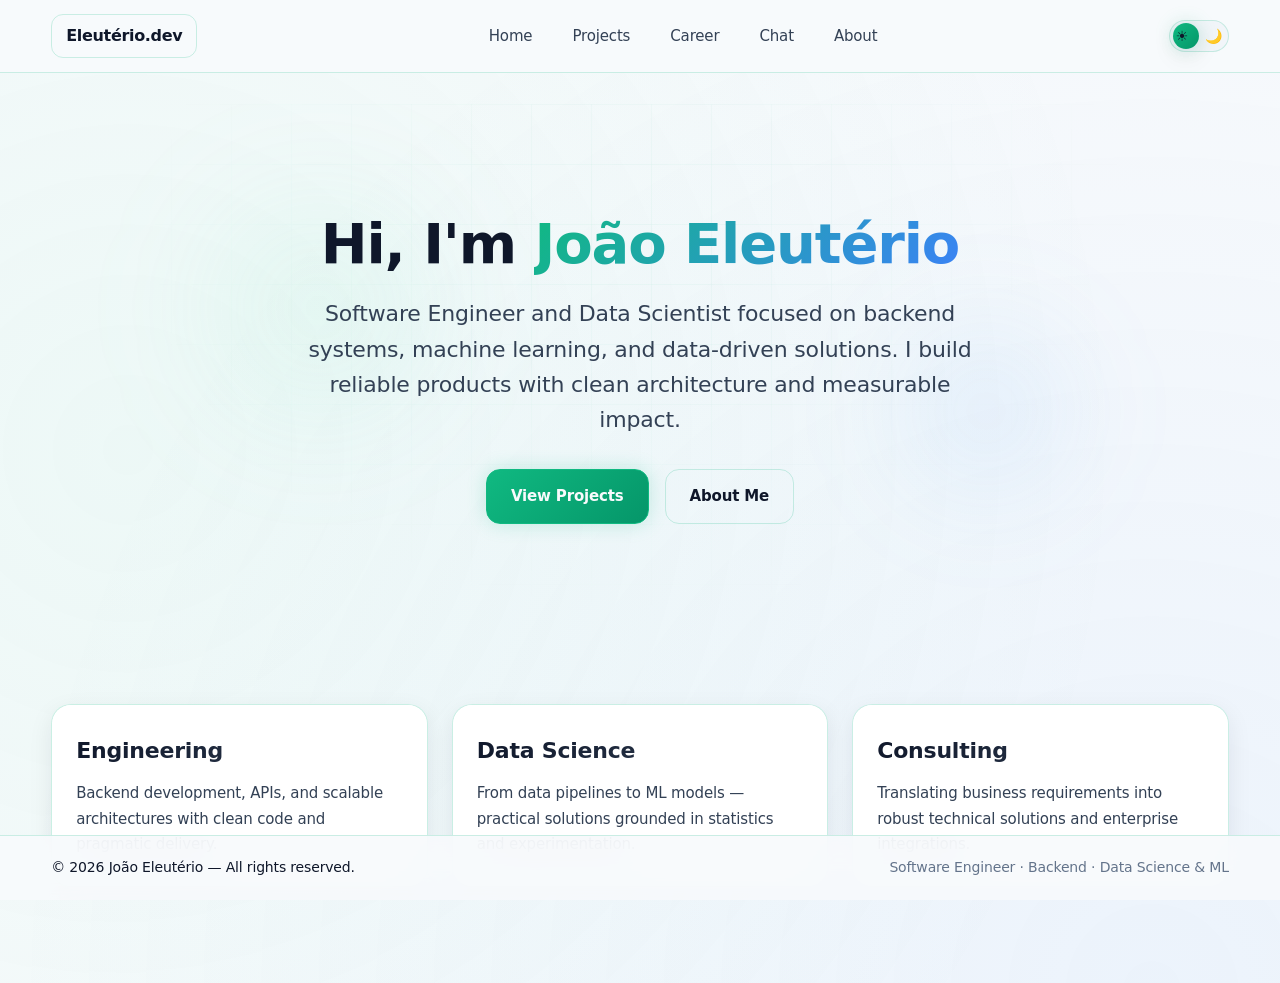
<file: index.html>
<!DOCTYPE html>
<html lang="en" data-theme="auto">
<head>
  <meta charset="utf-8" />
  <meta name="viewport" content="width=device-width, initial-scale=1" />
  <title>Home · João Eleutério</title>
  <link rel="stylesheet" href="css/base.css">
  <link rel="stylesheet" href="css/home.css">
  <link rel="icon" href="icons/favicon.ico" sizes="any">
</head>
<body>
<header class="navbar" role="banner"><div class="nav-inner container"><a href="index.html" class="brand">Eleutério.dev</a><nav class="nav-links" aria-label="Primary"><a href="index.html" class="nav-link">Home</a><a href="projects.html" class="nav-link">Projects</a><a href="career.html" class="nav-link">Career</a><a href="chat.html" class="nav-link">Chat</a><a href="about.html" class="nav-link">About</a></nav><div class="theme-toggle"><input id="themeSwitch" type="checkbox" aria-label="Toggle color theme" /><label for="themeSwitch" class="toggle-label" title="Toggle dark/light"><span class="icon sun" aria-hidden="true">☀</span><span class="icon moon" aria-hidden="true">🌙</span><span class="knob" aria-hidden="true"></span></label></div></div></header>
  <main class="page container" role="main">
    <section class="hero">
      <div class="hero-content">
        <h1 class="hero-title">Hi, I'm <span class="accent">João Eleutério</span></h1>
        <p class="hero-subtitle">Software Engineer and Data Scientist focused on backend systems, machine learning, and data-driven solutions. I build reliable products with clean architecture and measurable impact.</p>
        <div class="hero-cta">
          <a href="projects.html" class="btn primary">View Projects</a>
          <a href="about.html" class="btn ghost">About Me</a>
        </div>
      </div>
      <div class="hero-grid" aria-hidden="true"></div>
    </section>
    <section class="highlights" aria-label="Highlights">
      <article class="card"><h3>Engineering</h3><p>Backend development, APIs, and scalable architectures with clean code and pragmatic delivery.</p></article>
      <article class="card"><h3>Data Science</h3><p>From data pipelines to ML models — practical solutions grounded in statistics and experimentation.</p></article>
      <article class="card"><h3>Consulting</h3><p>Translating business requirements into robust technical solutions and enterprise integrations.</p></article>
    </section>
  </main>
<footer class="footer" role="contentinfo"><div class="container footer-inner"><p>© <span id="year"></span> João Eleutério — All rights reserved.</p><p class="muted">Software Engineer · Backend · Data Science &amp; ML</p></div></footer>
  <script src="js/base.js"></script>
  <script src="js/home.js"></script>
</body>
</html>
</file>
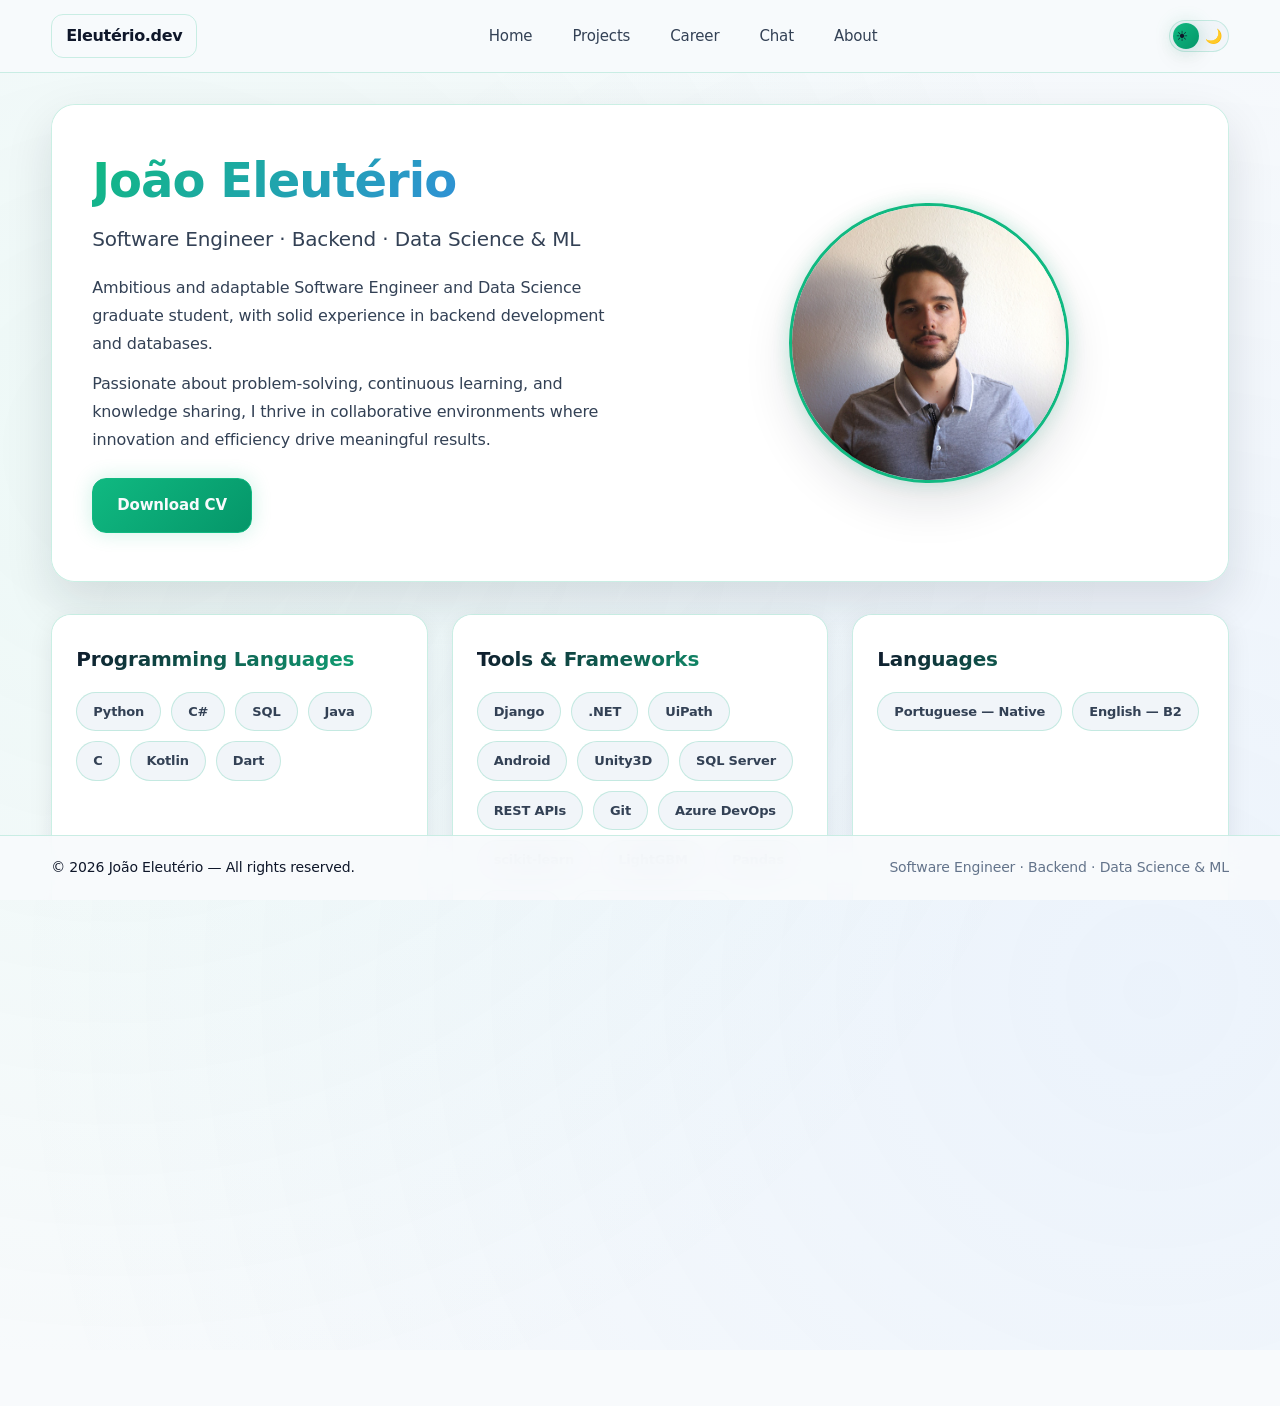
<file: about.html>
<!DOCTYPE html>
<html lang="en" data-theme="auto">
<head>
  <meta charset="utf-8" />
  <meta name="viewport" content="width=device-width, initial-scale=1" />
  <title>About · João Eleutério</title>
  <link rel="stylesheet" href="css/base.css">
  <link rel="stylesheet" href="css/about.css">
  <link rel="icon" href="icons/favicon.ico" sizes="any">
  <style>
    .about-facts li { grid-template-columns: 90px 1fr; }
    .about-linklike, .about-facts a { word-break: break-all; font-size: 13px; }
  </style>
</head>
<body>
  <header class="navbar" role="banner">
    <div class="nav-inner container">
      <a href="index.html" class="brand">Eleutério.dev</a>
      <nav class="nav-links" aria-label="Primary">
        <a href="index.html" class="nav-link">Home</a>
        <a href="projects.html" class="nav-link">Projects</a>
        <a href="career.html" class="nav-link">Career</a>
        <a href="chat.html" class="nav-link">Chat</a>
        <a href="about.html" class="nav-link">About</a>
      </nav>
      <div class="theme-toggle">
        <input id="themeSwitch" type="checkbox" aria-label="Toggle color theme" />
        <label for="themeSwitch" class="toggle-label" title="Toggle dark/light">
          <span class="icon sun" aria-hidden="true">☀</span>
          <span class="icon moon" aria-hidden="true">🌙</span>
          <span class="knob" aria-hidden="true"></span>
        </label>
      </div>
    </div>
  </header>

  <main class="page container" role="main">
    <section class="about-wrap">

      <header class="about-hero">
        <div class="about-hero-text">
          <h1 class="about-title">João Eleutério</h1>
          <p class="about-subtitle">Software Engineer · Backend · Data Science &amp; ML</p>
          <div class="about-body">
            <p>Ambitious and adaptable Software Engineer and Data Science graduate student, with solid experience in backend development and databases.</p>
            <p>Passionate about problem-solving, continuous learning, and knowledge sharing, I thrive in collaborative environments where innovation and efficiency drive meaningful results.</p>
          </div>
          <a href="images/cv/CV_JoaoEleuterio.pdf" class="about-btn" target="_blank" rel="noopener">Download CV</a>
        </div>
        <div class="about-hero-media">
          <figure class="about-avatar">
            <img src="images/photo.jpeg" alt="João Eleutério" loading="lazy" decoding="async">
          </figure>
        </div>
      </header>

      <section class="about-grid">

        <article class="about-card">
          <h2 class="about-card-title">Programming Languages</h2>
          <ul class="about-chips">
            <li class="about-chip">Python</li>
            <li class="about-chip">C#</li>
            <li class="about-chip">SQL</li>
            <li class="about-chip">Java</li>
            <li class="about-chip">C</li>
            <li class="about-chip">Kotlin</li>
            <li class="about-chip">Dart</li>
          </ul>
        </article>

        <article class="about-card">
          <h2 class="about-card-title">Tools &amp; Frameworks</h2>
          <ul class="about-chips">
            <li class="about-chip">Django</li>
            <li class="about-chip">.NET</li>
            <li class="about-chip">UiPath</li>
            <li class="about-chip">Android</li>
            <li class="about-chip">Unity3D</li>
            <li class="about-chip">SQL Server</li>
            <li class="about-chip">REST APIs</li>
            <li class="about-chip">Git</li>
            <li class="about-chip">Azure DevOps</li>
            <li class="about-chip">scikit-learn</li>
            <li class="about-chip">LightGBM</li>
            <li class="about-chip">Pandas</li>
            <li class="about-chip">NumPy</li>
            <li class="about-chip">Jupyter Notebook</li>
          </ul>
        </article>

        <article class="about-card">
          <h2 class="about-card-title">Languages</h2>
          <ul class="about-chips">
            <li class="about-chip">Portuguese — Native</li>
            <li class="about-chip">English — B2</li>
          </ul>
        </article>

        <article class="about-card">
          <h2 class="about-card-title">Contact</h2>
          <ul class="about-facts">
            <li>
              <span class="about-facts-label">Email</span>
              <button id="copyEmail" class="about-linklike" type="button"
                data-email="joaopedro.cseleuterio@gmail.com">joaopedro.cseleuterio@gmail.com</button>
            </li>
            <li>
              <span class="about-facts-label">LinkedIn</span>
              <a href="https://www.linkedin.com/in/jo%C3%A3oeleut%C3%A9rio/" target="_blank" rel="noopener">Profile →</a>
            </li>
            <li>
              <span class="about-facts-label">GitHub</span>
              <a href="https://github.com/Joao-Eleuterio" target="_blank" rel="noopener">Profile →</a>
            </li>
            <li>
              <span class="about-facts-label">Location</span>
              <span>Lisbon, Portugal</span>
            </li>
          </ul>
        </article>

      </section>
    </section>
  </main>

  <footer class="footer" role="contentinfo">
    <div class="container footer-inner">
      <p>© <span id="year"></span> João Eleutério — All rights reserved.</p>
      <p class="muted">Software Engineer · Backend · Data Science &amp; ML</p>
    </div>
  </footer>

  <script src="js/base.js"></script>
  <script src="js/about.js"></script>
</body>
</html>
</file>
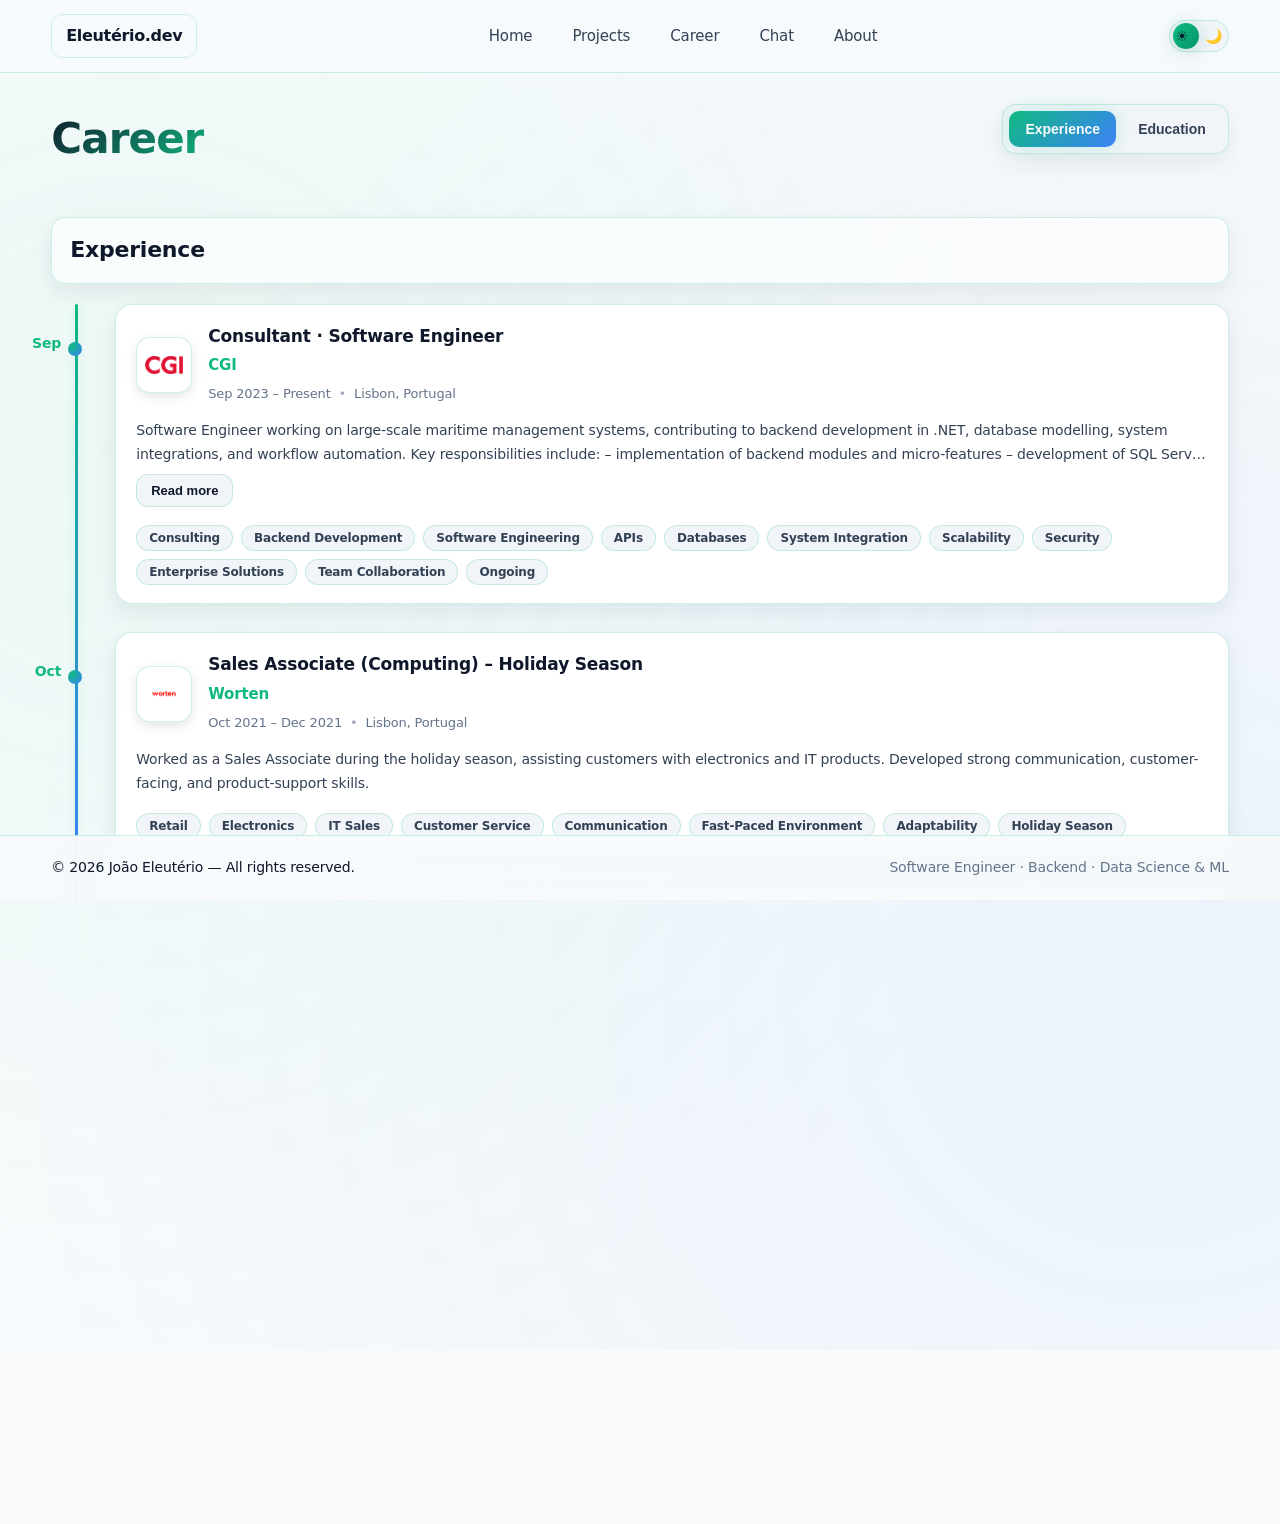
<file: career.html>
<!DOCTYPE html>
<html lang="en" data-theme="auto">
<head>
  <meta charset="utf-8" />
  <meta name="viewport" content="width=device-width, initial-scale=1" />
  <title>Career · João Eleutério</title>
  <link rel="stylesheet" href="css/base.css">
  <link rel="stylesheet" href="css/career.css">
  <link rel="icon" href="icons/favicon.ico" sizes="any">
</head>
<body>

<body>
<header class="navbar" role="banner"><div class="nav-inner container"><a href="index.html" class="brand">Eleutério.dev</a><nav class="nav-links" aria-label="Primary"><a href="index.html" class="nav-link">Home</a><a href="projects.html" class="nav-link">Projects</a><a href="career.html" class="nav-link">Career</a><a href="chat.html" class="nav-link">Chat</a><a href="about.html" class="nav-link">About</a></nav><div class="theme-toggle"><input id="themeSwitch" type="checkbox" aria-label="Toggle color theme" /><label for="themeSwitch" class="toggle-label" title="Toggle dark/light"><span class="icon sun" aria-hidden="true">☀</span><span class="icon moon" aria-hidden="true">🌙</span><span class="knob" aria-hidden="true"></span></label></div></div></header>
  
  <main class="page container" role="main">
    <section class="career" data-initial-tab="experience">
      <header class="career__hdr">
        <h1 class="career__title">Career</h1>
        <div class="seg">
          <button class="seg__btn is-active" data-tab="experience" type="button">Experience</button>
          <button class="seg__btn" data-tab="education" type="button">Education</button>
        </div>
      </header>
      <section id="tab-experience" class="career__section">
        <h2 class="career__h2">Experience</h2>
        <ol class="timeline"><li class="timeline__item">
<span class="tl-year">Sep </span>
<article class="card">
  <header class="card__head">
    <div class="card__logo-wrap">
      <img class="card__logo" src="images/experience/CGI_logo.svg.png" alt="CGI logo" loading="lazy">
    </div>
    <div class="card__meta">
      <h3 class="card__role">Consultant · Software Engineer</h3>
      <div class="card__company">CGI</div>
      <div class="card__info">
        <span class="card__dates">Sep 2023 – Present</span>
        <span class="card__sep">•</span><span class="card__loc">Lisbon, Portugal</span>
      </div>
    </div>
  </header>
  <div class="card__body"><p class="card__desc">Software Engineer working on large-scale maritime management systems, contributing to backend development in .NET, database modelling, system integrations, and workflow automation.
Key responsibilities include:
– implementation of backend modules and micro-features
– development of SQL Server queries and optimised data structures
– integrating external platforms (OAuth2, ERP, documentation systems)
– supporting functional teams and improving system reliability
– building automated jobs and scheduled tasks using Quartz</p><button class="card__more" type="button" hidden>Read more</button></div>
  <ul class="card__tags"><li class="chip">Consulting</li><li class="chip">Backend Development</li><li class="chip">Software Engineering</li><li class="chip">APIs</li><li class="chip">Databases</li><li class="chip">System Integration</li><li class="chip">Scalability</li><li class="chip">Security</li><li class="chip">Enterprise Solutions</li><li class="chip">Team Collaboration</li><li class="chip">Ongoing</li></ul>
</article>
</li>
<li class="timeline__item">
<span class="tl-year">Oct </span>
<article class="card">
  <header class="card__head">
    <div class="card__logo-wrap">
      <img class="card__logo" src="images/experience/logo_Worten.png" alt="Worten logo" loading="lazy">
    </div>
    <div class="card__meta">
      <h3 class="card__role">Sales Associate (Computing) – Holiday Season</h3>
      <div class="card__company">Worten</div>
      <div class="card__info">
        <span class="card__dates">Oct 2021 – Dec 2021</span>
        <span class="card__sep">•</span><span class="card__loc">Lisbon, Portugal</span>
      </div>
    </div>
  </header>
  <div class="card__body"><p class="card__desc">Worked as a Sales Associate during the holiday season, assisting customers with electronics and IT products. Developed strong communication, customer-facing, and product-support skills.</p><button class="card__more" type="button" hidden>Read more</button></div>
  <ul class="card__tags"><li class="chip">Retail</li><li class="chip">Electronics</li><li class="chip">IT Sales</li><li class="chip">Customer Service</li><li class="chip">Communication</li><li class="chip">Fast-Paced Environment</li><li class="chip">Adaptability</li><li class="chip">Holiday Season</li></ul>
</article>
</li>
<li class="timeline__item">
<span class="tl-year">Nov </span>
<article class="card">
  <header class="card__head">
    <div class="card__logo-wrap">
      <img class="card__logo" src="images/experience/liberjoia_logo.png" alt="Ourivesaria Liberjóia logo" loading="lazy">
    </div>
    <div class="card__meta">
      <h3 class="card__role">Sales Associate – Jewelry</h3>
      <div class="card__company">Ourivesaria Liberjóia</div>
      <div class="card__info">
        <span class="card__dates">Nov 2018 – Mar 2021</span>
        <span class="card__sep">•</span><span class="card__loc">Lisbon, Portugal</span>
      </div>
    </div>
  </header>
  <div class="card__body"><p class="card__desc">Assisted customers in a retail jewelry environment, performing product presentation, sales, and service support. Learned customer relationship handling, attention to detail, and store operational routines.</p><button class="card__more" type="button" hidden>Read more</button></div>
  <ul class="card__tags"><li class="chip">Retail</li><li class="chip">Jewelry</li><li class="chip">Customer Service</li><li class="chip">Sales Associate</li><li class="chip">Inventory Management</li><li class="chip">Organization</li><li class="chip">Attention to Detail</li><li class="chip">Communication</li><li class="chip">Responsibility</li></ul>
</article>
</li>
<li class="timeline__item">
<span class="tl-year">Aug </span>
<article class="card">
  <header class="card__head">
    <div class="card__logo-wrap">
      <img class="card__logo" src="images/experience/Pizza_Hut_international_logo_2014.svg.png" alt="Pizza Hut logo" loading="lazy">
    </div>
    <div class="card__meta">
      <h3 class="card__role">Waiter</h3>
      <div class="card__company">Pizza Hut</div>
      <div class="card__info">
        <span class="card__dates">Aug 2018 – Nov 2018</span>
        <span class="card__sep">•</span><span class="card__loc">Lisbon, Portugal</span>
      </div>
    </div>
  </header>
  <div class="card__body"><p class="card__desc">Provided customer service in a fast-paced food service environment, managing orders, coordinating with the kitchen, and ensuring a positive dining experience. Strengthened teamwork, multitasking, and communication skills.</p><button class="card__more" type="button" hidden>Read more</button></div>
  <ul class="card__tags"><li class="chip">Customer Service</li><li class="chip">Teamwork</li><li class="chip">Communication</li><li class="chip">Fast-Paced Environment</li><li class="chip">Bar Service</li><li class="chip">Adaptability</li><li class="chip">Responsibility</li></ul>
</article>
</li></ol>
      </section>
      <section id="tab-education" class="career__section is-hidden">
        <h2 class="career__h2">Education</h2>
        <ol class="timeline"><li class="timeline__item">
<span class="tl-year">Oct </span>
<article class="card">
  <header class="card__head">
    <div class="card__logo-wrap">
      <img class="card__logo" src="images/education/logo2_A8798BJ.png" alt="Universidade Lusófona logo" loading="lazy">
    </div>
    <div class="card__meta">
      <h3 class="card__role">Masters Data Science</h3>
      <div class="card__company">Universidade Lusófona</div>
      <div class="card__info">
        <span class="card__dates">Oct 2023 – Aug 2025</span>
        <span class="card__sep">•</span><span class="card__loc">Lisbon, Portugal</span>
      </div>
    </div>
  </header>
  <div class="card__body"><p class="card__desc">I completed a Master’s degree in Data Science, focusing on advanced Machine Learning, statistical modelling, and data engineering. My thesis applied ML techniques to biomedical diagnostics, involving data pipelines, model optimisation, and custom evaluation metrics.</p><button class="card__more" type="button" hidden>Read more</button></div>
  <ul class="card__tags"><li class="chip">Data Science</li><li class="chip">Machine Learning</li><li class="chip">Big Data</li><li class="chip">Artificial Intelligence</li><li class="chip">Data Visualization</li><li class="chip">Statistics</li><li class="chip">Predictive Analytics</li><li class="chip">Data-Driven Solutions</li><li class="chip">Research</li><li class="chip">Problem Solving</li></ul>
</article>
</li>
<li class="timeline__item">
<span class="tl-year">Nov </span>
<article class="card">
  <header class="card__head">
    <div class="card__logo-wrap">
      <img class="card__logo" src="images/education/logo4_uH931J5.png" alt="SERS logo" loading="lazy">
    </div>
    <div class="card__meta">
      <h3 class="card__role">Mini Course — Introduction to Artificial Intelligence</h3>
      <div class="card__company">SERS</div>
      <div class="card__info">
        <span class="card__dates">Nov 2022 – Nov 2022</span>
        <span class="card__sep">•</span><span class="card__loc">Remote</span>
      </div>
    </div>
  </header>
  <div class="card__body"><p class="card__desc">I completed a short intensive course on Artificial Intelligence, covering foundational ML concepts, supervised learning, and practical applications. The course enhanced my understanding of AI workflows and modern data-driven methodologies.</p><button class="card__more" type="button" hidden>Read more</button></div>
  <ul class="card__tags"><li class="chip">Artificial Intelligence</li><li class="chip">Machine Learning</li><li class="chip">Natural Language Processing</li><li class="chip">Data-Driven Decision Making</li><li class="chip">Emerging Technologies</li><li class="chip">Continuous Learning</li><li class="chip">Technical Training</li></ul>
</article>
</li>
<li class="timeline__item">
<span class="tl-year">Oct </span>
<article class="card">
  <header class="card__head">
    <div class="card__logo-wrap">
      <img class="card__logo" src="images/education/logo2.png" alt="Universidade Lusófona logo" loading="lazy">
    </div>
    <div class="card__meta">
      <h3 class="card__role">Bachelor Computing Engineering</h3>
      <div class="card__company">Universidade Lusófona</div>
      <div class="card__info">
        <span class="card__dates">Oct 2020 – Jul 2023</span>
        <span class="card__sep">•</span><span class="card__loc">Lisbon, Portugal</span>
      </div>
    </div>
  </header>
  <div class="card__body"><p class="card__desc">I completed a Bachelor’s degree in Computer Engineering, where I developed a solid foundation in software development, algorithms, databases, and computer systems. Throughout the program, I worked on academic and practical projects that strengthened my problem-solving and engineering skills.</p><button class="card__more" type="button" hidden>Read more</button></div>
  <ul class="card__tags"><li class="chip">Computer Engineering</li><li class="chip">Software Development</li><li class="chip">Databases</li><li class="chip">Networks</li><li class="chip">Artificial Intelligence</li><li class="chip">System Architecture</li><li class="chip">Problem Solving</li><li class="chip">Critical Thinking</li></ul>
</article>
</li>
<li class="timeline__item">
<span class="tl-year">May </span>
<article class="card">
  <header class="card__head">
    <div class="card__logo-wrap">
      <img class="card__logo" src="images/education/logo3.png" alt="ANPRI logo" loading="lazy">
    </div>
    <div class="card__meta">
      <h3 class="card__role">Short Course — Introduction to Game Development in Unity 3D</h3>
      <div class="card__company">ANPRI</div>
      <div class="card__info">
        <span class="card__dates">May 2020 – Jun 2020</span>
        
      </div>
    </div>
  </header>
  <div class="card__body"><p class="card__desc">I attended the short course “Introduction to Game Development with Unity 3D,” where I explored C#, interactive systems, game mechanics, and 3D environments. The program provided hands-on experience with Unity and strengthened my understanding of object-oriented design.</p><button class="card__more" type="button" hidden>Read more</button></div>
  <ul class="card__tags"><li class="chip">Unity 3D</li><li class="chip">Game Development</li><li class="chip">C#</li><li class="chip">Interactive Systems</li><li class="chip">Physics Engines</li><li class="chip">Creativity</li><li class="chip">Problem Solving</li><li class="chip">Final Coursework Project</li><li class="chip">Technical Training</li></ul>
</article>
</li>
<li class="timeline__item">
<span class="tl-year">Oct </span>
<article class="card">
  <header class="card__head">
    <div class="card__logo-wrap">
      <img class="card__logo" src="images/education/logo.png" alt="INETE logo" loading="lazy">
    </div>
    <div class="card__meta">
      <h3 class="card__role">Technical Course in Management and Programming of Computer Systems</h3>
      <div class="card__company">INETE</div>
      <div class="card__info">
        <span class="card__dates">Oct 2017 – Jul 2020</span>
        <span class="card__sep">•</span><span class="card__loc">Lisbon, Portugal</span>
      </div>
    </div>
  </header>
  <div class="card__body"><p class="card__desc">I completed my secondary education in Computer Systems Programming, where I was introduced to programming fundamentals, system architecture, and IT principles. This period sparked my interest in technology and contributed to the foundations of my technical growth.</p><button class="card__more" type="button" hidden>Read more</button></div>
  <ul class="card__tags"><li class="chip">Secondary Education</li><li class="chip">Computer Systems</li><li class="chip">Programming</li><li class="chip">Databases</li><li class="chip">Networks</li><li class="chip">IT Management</li><li class="chip">Software Development</li><li class="chip">Teamwork</li><li class="chip">Problem Solving</li><li class="chip">Technical Foundations</li></ul>
</article>
</li></ol>
      </section>
    </section>
  </main>
<footer class="footer" role="contentinfo"><div class="container footer-inner"><p>© <span id="year"></span> João Eleutério — All rights reserved.</p><p class="muted">Software Engineer · Backend · Data Science &amp; ML</p></div></footer>
  <script src="js/base.js"></script>
  <script src="js/career.js"></script>
</body>
</html>
</file>
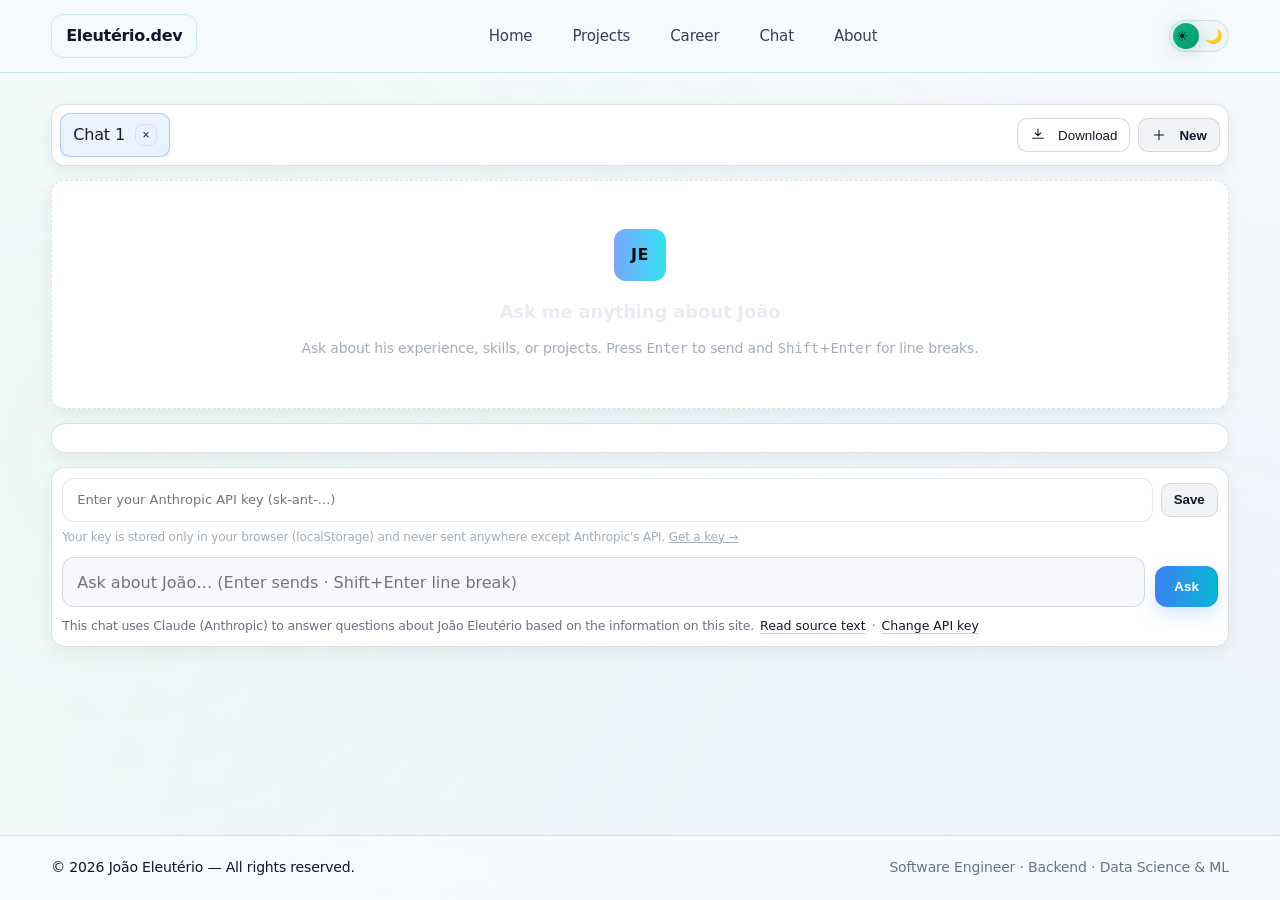
<file: chat.html>
<!DOCTYPE html>
<html lang="en" data-theme="auto">
<head>
  <meta charset="utf-8" />
  <meta name="viewport" content="width=device-width, initial-scale=1" />
  <title>Chat · João Eleutério</title>
  <link rel="stylesheet" href="css/base.css">
  <link rel="stylesheet" href="css/chat.css">
  <link rel="icon" href="icons/favicon.ico" sizes="any">
</head>
<body>

<body>
<header class="navbar" role="banner"><div class="nav-inner container"><a href="index.html" class="brand">Eleutério.dev</a><nav class="nav-links" aria-label="Primary"><a href="index.html" class="nav-link">Home</a><a href="projects.html" class="nav-link">Projects</a><a href="career.html" class="nav-link">Career</a><a href="chat.html" class="nav-link">Chat</a><a href="about.html" class="nav-link">About</a></nav><div class="theme-toggle"><input id="themeSwitch" type="checkbox" aria-label="Toggle color theme" /><label for="themeSwitch" class="toggle-label" title="Toggle dark/light"><span class="icon sun" aria-hidden="true">☀</span><span class="icon moon" aria-hidden="true">🌙</span><span class="knob" aria-hidden="true"></span></label></div></div></header>
  
  <main class="page container" role="main">
    <section id="chatx" class="chatx">
      <nav class="cx-tabs" aria-label="Conversations">
        <ul id="chatTabs" class="cx-tabs__list" role="tablist"></ul>
        <div class="cx-tabs__actions">
          <button id="downloadBtn" class="cx-btn cx-btn--ghost" type="button" title="Download .txt" aria-label="Download conversation">
            <svg class="cx-ico" width="16" height="16" viewBox="0 0 24 24" aria-hidden="true">
              <path d="M12 3v10m0 0l4-4m-4 4L8 9M4 17h16" fill="none" stroke="currentColor" stroke-width="1.6" stroke-linecap="round" stroke-linejoin="round"/>
            </svg>
            <span>Download</span>
          </button>
          <button id="addTab" class="cx-btn cx-btn--primary" type="button" title="New chat" aria-label="New chat">
            <svg class="cx-ico" width="16" height="16" viewBox="0 0 24 24" aria-hidden="true">
              <path d="M12 5v14M5 12h14" fill="none" stroke="currentColor" stroke-width="1.6" stroke-linecap="round"/>
            </svg>
            <span>New</span>
          </button>
        </div>
      </nav>

      <div id="cxEmpty" class="cx-empty">
        <div class="cx-empty__logo">JE</div>
        <h2 class="cx-empty__title">Ask me anything about João</h2>
        <p class="cx-empty__hint">
          Ask about his experience, skills, or projects. Press <kbd>Enter</kbd> to send and
          <kbd>Shift</kbd>+<kbd>Enter</kbd> for line breaks.
        </p>
      </div>

      <main id="chatBody" class="cx-body" aria-live="polite" aria-atomic="false"></main>

      <footer class="cx-footer">
        <div id="apiKeyWrap" style="margin-bottom:10px;display:none;">
          <div style="display:flex;gap:8px;align-items:center;">
            <input id="apiKeyInput" type="password" placeholder="Enter your Anthropic API key (sk-ant-...)" style="flex:1;padding:10px 14px;border-radius:12px;border:1px solid var(--cx-outline);background:rgba(255,255,255,.04);color:var(--cx-text);font:inherit;font-size:13px;" />
            <button id="saveApiKey" class="cx-btn cx-btn--primary" type="button">Save</button>
          </div>
          <p style="margin-top:6px;font-size:12px;color:var(--cx-muted);">
            Your key is stored only in your browser (localStorage) and never sent anywhere except Anthropic's API.
            <a href="https://console.anthropic.com/settings/keys" target="_blank" rel="noopener" style="color:inherit;">Get a key →</a>
          </p>
        </div>

        <form id="chatForm" class="cx-form" onsubmit="return false">
          <textarea id="chatField" rows="1" class="cx-input" placeholder="Ask about João… (Enter sends · Shift+Enter line break)"></textarea>
          <button id="sendBtn" class="cx-send" type="submit" aria-label="Send">Ask</button>
        </form>

        <div class="cx-disclaimer" aria-label="Model disclaimer">
          This chat uses Claude (Anthropic) to answer questions about João Eleutério based on the information on this site.
          <button id="cxReadSource" class="cx-link" type="button" aria-haspopup="dialog">Read source text</button>
          · <button id="changeApiKey" class="cx-link" type="button">Change API key</button>
        </div>
      </footer>

      <div id="cxModal" class="cx-modal" aria-hidden="true">
        <div class="cx-modal__backdrop" data-close="true"></div>
        <div class="cx-modal__dialog" role="dialog" aria-modal="true" aria-labelledby="cxModalTitle">
          <button class="cx-modal__close" type="button" aria-label="Close" data-close="true">×</button>
          <div class="cx-modal__header">
            <h2 id="cxModalTitle">Source text</h2>
            <p class="cx-modal__subtitle">This is the knowledge context used by the model for Q&amp;A.</p>
          </div>
          <pre id="cxModalBody" class="cx-modal__body"></pre>
          <div class="cx-modal__actions">
            <button class="cx-btn cx-btn--ghost" type="button" data-close="true">Close</button>
          </div>
        </div>
      </div>
    </section>
  </main>

<footer class="footer" role="contentinfo"><div class="container footer-inner"><p>© <span id="year"></span> João Eleutério — All rights reserved.</p><p class="muted">Software Engineer · Backend · Data Science &amp; ML</p></div></footer>

  <script src="js/base.js"></script>
  <script>
const KNOWLEDGE = "JO\u00c3O ELEUT\u00c9RIO \u2014 SOFTWARE ENGINEER & DATA SCIENTIST\n============================================================\n\nCONTACT:\nEmail: joaopedro.cseleuterio@gmail.com\nLinkedIn: https://www.linkedin.com/in/jo%C3%A3oeleut%C3%A9rio/\nGitHub: https://github.com/Joao-Eleuterio\n\nPROGRAMMING LANGUAGES: Python, C#, SQL Server, Java, C, Kotlin, Dart\nTOOLS & FRAMEWORKS: Scikit-learn, Pandas, NumPy, Seaborn, Matplotlib, Django, .NET, UiPath, Unity3D, REST APIs, GitHub, Azure DevOps\nSPOKEN LANGUAGES: English (B2), Portuguese (Native)\n\nEXPERIENCE:\n\nCGI \u2014 Consultant \u00b7 Software Engineer (Sep 2023 \u2013 Present)\nSoftware Engineer working on large-scale maritime management systems, contributing to backend development in .NET, database modelling, system integrations, and workflow automation.\nKey responsibilities include:\n\u2013 implementation of backend modules and micro-features\n\u2013 development of SQL Server queries and optimised data structures\n\u2013 integrating external platforms (OAuth2, ERP, documentation systems)\n\u2013 supporting functional teams and improving system reliability\n\u2013 building automated jobs and scheduled tasks using Quartz\nSkills: Consulting, Backend Development, Software Engineering, APIs, Databases, System Integration, Scalability, Security, Enterprise Solutions, Team Collaboration, Ongoing\n\nWorten \u2014 Sales Associate (Computing) \u2013 Holiday Season (Oct 2021 \u2013 Dec 2021)\nWorked as a Sales Associate during the holiday season, assisting customers with electronics and IT products. Developed strong communication, customer-facing, and product-support skills.\nSkills: Retail, Electronics, IT Sales, Customer Service, Communication, Fast-Paced Environment, Adaptability, Holiday Season\n\nOurivesaria Liberj\u00f3ia \u2014 Sales Associate \u2013 Jewelry (Nov 2018 \u2013 Mar 2021)\nAssisted customers in a retail jewelry environment, performing product presentation, sales, and service support. Learned customer relationship handling, attention to detail, and store operational routines.\nSkills: Retail, Jewelry, Customer Service, Sales Associate, Inventory Management, Organization, Attention to Detail, Communication, Responsibility\n\nPizza Hut \u2014 Waiter (Aug 2018 \u2013 Nov 2018)\nProvided customer service in a fast-paced food service environment, managing orders, coordinating with the kitchen, and ensuring a positive dining experience. Strengthened teamwork, multitasking, and communication skills.\nSkills: Customer Service, Teamwork, Communication, Fast-Paced Environment, Bar Service, Adaptability, Responsibility\n\nEDUCATION:\n\nUniversidade Lus\u00f3fona \u2014 Masters Data Science (Oct 2023 \u2013 Aug 2025)\nI completed a Master\u2019s degree in Data Science, focusing on advanced Machine Learning, statistical modelling, and data engineering. My thesis applied ML techniques to biomedical diagnostics, involving data pipelines, model optimisation, and custom evaluation metrics.\n\nSERS \u2014 Mini Course \u2014 Introduction to Artificial Intelligence (Nov 2022 \u2013 Nov 2022)\nI completed a short intensive course on Artificial Intelligence, covering foundational ML concepts, supervised learning, and practical applications. The course enhanced my understanding of AI workflows and modern data-driven methodologies.\n\nUniversidade Lus\u00f3fona \u2014 Bachelor Computing Engineering (Oct 2020 \u2013 Jul 2023)\nI completed a Bachelor\u2019s degree in Computer Engineering, where I developed a solid foundation in software development, algorithms, databases, and computer systems. Throughout the program, I worked on academic and practical projects that strengthened my problem-solving and engineering skills.\n\nANPRI \u2014 Short Course \u2014 Introduction to Game Development in Unity 3D (May 2020 \u2013 Jun 2020)\nI attended the short course \u201cIntroduction to Game Development with Unity 3D,\u201d where I explored C#, interactive systems, game mechanics, and 3D environments. The program provided hands-on experience with Unity and strengthened my understanding of object-oriented design.\n\nINETE \u2014 Technical Course in Management and Programming of Computer Systems (Oct 2017 \u2013 Jul 2020)\nI completed my secondary education in Computer Systems Programming, where I was introduced to programming fundamentals, system architecture, and IT principles. This period sparked my interest in technology and contributed to the foundations of my technical growth.\n\nPROJECTS:\n\nDeisiGreatGame \u2014 This project was developed during my Bachelor\u2019s degree and focuses on building an interactive educational game with progression mechanics, scoring, and a friendly interface. The system was designed with modular architecture to support scalability and ease of maintenance.\nURL: https://github.com/Joao-Eleuterio/deisiGreatGame\nTechnologies: Java, Kotlin\n\nUniversity of Wonderland \u2014 A creative academic project inspired by a fictional universe, implementing a simplified academic management platform. Includes authentication, user management, structured navigation, and data organisation features.\nURL: https://github.com/Joao-Eleuterio/ProjetoUniPaisMaravilhas\nTechnologies: Python\n\nDEISI Rockstar 2021 \u2014 A project for the Algorithms and Data Structures course, featuring a custom music reader with playlist management, efficient data structures, and algorithmic functions for search and organisation.\nURL: https://github.com/Joao-Eleuterio/Leitor-de-Musica\nTechnologies: Java\n\nBoard Game \u2013 Chess \u2014 A full digital implementation of chess, including legal move validation, turn system, check/checkmate detection, and board rendering. Focuses on object-oriented programming and game logic.\nURL: https://github.com/Joao-Eleuterio/Xadrez\nTechnologies: Kotlin\n\nHotMaze \u2014 HotMaze is a maze-based game with progressive difficulty, featuring collision detection, obstacle logic, and level design. Built with an emphasis on fluid mechanics and clean gameplay.\nURL: https://github.com/Joao-Eleuterio/HotMaze\nTechnologies: Unity3D, C#\n\nPhysics \u2014 Catapult with Coordinates \u2014 A project modelling projectile motion through coordinate-based calculations. Includes trajectory visualization and physics-based computation of distance and height.\nURL: https://github.com/Joao-Eleuterio/Fisica-Catapulta-com-coords\nTechnologies: Kotlin\n\nTraffic Signal Detection \u2014 A computer vision project from the Visual Computing course, implementing automatic detection and classification of traffic signs. Includes preprocessing, feature extraction, and classifier training.\nURL: https://github.com/Joao-Eleuterio/Deteccao-de-sinais-de-transito\nTechnologies: C#\n\nBERT-Powered Question Answering Chat \u2014 This project implements a custom Question Answering (QA) system using BERT and HuggingFace Transformers. The model answers factual questions about my background, skills, and professional experience based on a curated knowledge base stored in the website backend.\nThe solution includes long-context handling, custom heuristics, server-side model caching, and a fully custom chat interface with multi-tab support, message persistence, typing indicators, and a source-text viewer for transparency.\nTechnologies: NLP, BERT, HuggingFace\n";
(function(){const t=document.getElementById("chatTabs"),a=document.getElementById("addTab"),d=document.getElementById("downloadBtn"),c=document.getElementById("chatBody"),e=document.getElementById("cxEmpty"),f=document.getElementById("chatForm"),g=document.getElementById("chatField"),s=document.getElementById("sendBtn"),k=document.getElementById("apiKeyWrap"),ki=document.getElementById("apiKeyInput"),ks=document.getElementById("saveApiKey"),kc=document.getElementById("changeApiKey"),r=document.getElementById("cxReadSource"),m=document.getElementById("cxModal"),mb=document.getElementById("cxModalBody");const SK="chatx:tabs:v9",AK="chatx:apikey";let apiKey=localStorage.getItem(AK)||"";function checkKey(){k.style.display=apiKey?"none":"block"}ks.addEventListener("click",()=>{const v=ki.value.trim();if(!v)return;apiKey=v;localStorage.setItem(AK,v);checkKey()});kc.addEventListener("click",()=>{k.style.display="block";ki.value=apiKey;ki.focus()});checkKey();let tabs=loadTabs();if(!Array.isArray(tabs)||!tabs.length){tabs=[makeTab("Chat 1")];saveTabs()}let activeId=tabs[0].id;renderTabs();renderActive();autoGrow();a.addEventListener("click",()=>{const tab=makeTab(`Chat ${tabs.length+1}`);tabs.push(tab);setActive(tab.id)});t.addEventListener("click",(ev)=>{const i=ev.target.closest("li[data-id]");if(!i)return;const id=i.dataset.id;if(ev.target.closest(".cx-tab__close")){closeTab(id);return}setActive(id)});t.addEventListener("dblclick",(ev)=>{const i=ev.target.closest("li[data-id]");if(!i)return;const tab=tabs.find(t=>t.id===i.dataset.id);if(!tab)return;const name=prompt("Rename:",tab.title);if(name&&name.trim()){tab.title=name.trim().slice(0,60);saveTabs();renderTabs()}});g.addEventListener("input",autoGrow);g.addEventListener("keydown",(ev)=>{if(ev.key==="Enter"&&!ev.shiftKey){ev.preventDefault();onSend()}});f.addEventListener("submit",(ev)=>{ev.preventDefault();onSend()});function autoGrow(){g.style.height="auto";g.style.height=Math.min(g.scrollHeight,220)+"px"}async function onSend(){const q=(g.value||"").trim();if(!q)return;if(!apiKey){k.style.display="block";ki.focus();appendMsg("sys","Please enter your Anthropic API key above to use the chat.");return}appendMsg("user",q);g.value="";autoGrow();const typ=appendTyping();setSending(true);const tab=getActive();const hist=[];const msgs=tab.messages.slice(0,-1);for(const msg of msgs){if(msg.role==="user")hist.push({role:"user",content:msg.text});else if(msg.role==="bot")hist.push({role:"assistant",content:msg.text})}hist.push({role:"user",content:q});try{const resp=await fetch("https://api.anthropic.com/v1/messages",{method:"POST",headers:{"Content-Type":"application/json","x-api-key":apiKey,"anthropic-version":"2023-06-01","anthropic-dangerous-direct-browser-access":"true"},body:JSON.stringify({model:"claude-haiku-4-5-20251001",max_tokens:512,system:`You are a helpful assistant answering questions about João Eleutério based solely on the following information. Be concise and factual. If the question is not answerable from the provided context, say you don't have that information.\n\n---\n${KNOWLEDGE}\n---`,messages:hist})});if(!resp.ok){const err=await resp.json().catch(()=>({}));throw new Error(err.error?.message||`HTTP ${resp.status}`)}const data=await resp.json();const ans=data.content?.[0]?.text||"Sorry, I couldn't answer that.";removeTyping(typ);appendMsg("bot",ans)}catch(err){removeTyping(typ);const msg=err.message?.includes("401")?"Invalid API key. Please check and update it.":`Error: ${err.message||"Network error"}`;appendMsg("bot",msg)}finally{setSending(false);scrollBottom()}}function setSending(on){s.disabled=on;g.disabled=on;s.textContent=on?"Asking…":"Ask"}d.addEventListener("click",()=>{const tab=getActive();const lines=[`# ${tab.title}`,`Exported: ${new Date().toISOString()}`,""];tab.messages.forEach(m=>{const who=m.role==="user"?"You":(m.role==="bot"?"Assistant":"System");lines.push(`[${new Date(m.ts||Date.now()).toLocaleString()}] ${who}:`);lines.push(m.text);lines.push("")});const blob=new Blob([lines.join("\n")],{type:"text/plain;charset=utf-8"});const url=URL.createObjectURL(blob);const al=document.createElement("a");al.href=url;al.download=`${sanitize(tab.title)}.txt`;document.body.appendChild(al);al.click();setTimeout(()=>{URL.revokeObjectURL(url);al.remove()},0)});if(r&&m&&mb){r.addEventListener("click",()=>{mb.textContent=KNOWLEDGE;m.setAttribute("aria-hidden","false")});m.addEventListener("click",(ev)=>{if(ev.target?.getAttribute?.("data-close")==="true")m.setAttribute("aria-hidden","true")});document.addEventListener("keydown",(ev)=>{if(m.getAttribute("aria-hidden")==="false"&&ev.key==="Escape")m.setAttribute("aria-hidden","true")})}function renderTabs(){t.innerHTML="";tabs.forEach(tab=>{const li=document.createElement("li");li.className="cx-tab";li.dataset.id=tab.id;li.setAttribute("role","tab");li.setAttribute("aria-selected",tab.id===activeId?"true":"false");const label=document.createElement("span");label.className="cx-tab__label";label.textContent=tab.title;const close=document.createElement("button");close.type="button";close.className="cx-tab__close";close.title="Close";close.setAttribute("aria-label","Close");close.textContent="×";li.appendChild(label);li.appendChild(close);t.appendChild(li)})}function setActive(id){if(!id||id===activeId)return;activeId=id;renderTabs();renderActive()}function closeTab(id){const idx=tabs.findIndex(t=>t.id===id);if(idx===-1)return;tabs.splice(idx,1);if(!tabs.length)tabs.push(makeTab("Chat 1"));activeId=tabs[Math.max(0,idx-1)].id;saveTabs();renderTabs();renderActive()}function renderActive(){c.innerHTML="";const tab=getActive();if(!tab.messages.length){if(e&&e.parentNode!==document.getElementById("chatx"))document.getElementById("chatx").insertBefore(e,c);if(e)e.hidden=false;return}if(e&&e.parentNode)e.parentNode.removeChild(e);tab.messages.forEach(m=>appendMsg(m.role,m.text,false,m.ts));scrollBottom()}function appendMsg(role,text,persist=true,ts=Date.now()){if(e&&e.parentNode)e.parentNode.removeChild(e);const row=document.createElement("div");row.className=`cx-msg cx-msg--${role}`;const bubble=document.createElement("div");bubble.className="cx-bubble";bubble.textContent=text;row.appendChild(bubble);c.appendChild(row);if(persist){const tab=getActive();tab.messages.push({role,text,ts});if(tab.messages.length>300)tab.messages=tab.messages.slice(-300);saveTabs()}return row}function appendTyping(){if(e&&e.parentNode)e.parentNode.removeChild(e);const row=document.createElement("div");row.className="cx-msg cx-msg--bot cx-typing";const bubble=document.createElement("div");bubble.className="cx-bubble";bubble.innerHTML='<span class="cx-dot"></span><span class="cx-dot"></span><span class="cx-dot"></span>';row.appendChild(bubble);c.appendChild(row);scrollBottom();return row}function removeTyping(node){if(node&&node.parentNode)node.parentNode.removeChild(node)}function scrollBottom(){c.scrollTop=c.scrollHeight}function makeTab(title){return{id:"t"+Math.random().toString(36).slice(2,9),title,messages:[]}}function getActive(){return tabs.find(t=>t.id===activeId)||tabs[0]}function loadTabs(){try{return JSON.parse(localStorage.getItem(SK)||"[]")}catch{return[]}}function saveTabs(){try{localStorage.setItem(SK,JSON.stringify(tabs))}catch{}}function sanitize(s){return(s||"chat").replace(/[\\/:*?"<>|]+/g,"_").slice(0,80)}})();
  </script>
</body>
</html>
</file>
<file: css/base.css>
/* Enhanced Modern Portfolio - Base Styles */

/* Enhanced theme variables with modern design tokens */
:root {
  --bg: #0a0e14;
  --bg-elev: #0f1419;
  --bg-subtle: #141922;
  --text: #e4e6eb;
  --text-secondary: #b8bdc8;
  --muted: #9195a0;
  --brand: #6ee7b7;        /* emerald glow */
  --brand-dim: #34d399;
  --accent: #60a5fa;       /* blue */
  --accent-purple: #c084fc;
  --outline: rgba(110, 231, 183, 0.15);
  --outline-hover: rgba(110, 231, 183, 0.3);
  --shadow: 0 8px 32px rgba(0, 0, 0, 0.4);
  --shadow-lg: 0 20px 60px rgba(0, 0, 0, 0.5);
  --glow: 0 0 20px rgba(110, 231, 183, 0.3);
  --transition: all 0.3s cubic-bezier(0.4, 0, 0.2, 1);
  --transition-fast: all 0.2s cubic-bezier(0.4, 0, 0.2, 1);
}

:root.light {
  --bg: #f8fafc;
  --bg-elev: #ffffff;
  --bg-subtle: #f1f5f9;
  --text: #0f172a;
  --text-secondary: #334155;
  --muted: #64748b;
  --brand: #10b981;
  --brand-dim: #059669;
  --accent: #3b82f6;
  --accent-purple: #a855f7;
  --outline: rgba(16, 185, 129, 0.2);
  --outline-hover: rgba(16, 185, 129, 0.35);
  --shadow: 0 8px 24px rgba(15, 23, 42, 0.08);
  --shadow-lg: 0 20px 48px rgba(15, 23, 42, 0.12);
  --glow: 0 0 20px rgba(16, 185, 129, 0.2);
  --transition: all 0.3s cubic-bezier(0.4, 0, 0.2, 1);
  --transition-fast: all 0.2s cubic-bezier(0.4, 0, 0.2, 1);
}

* { 
  box-sizing: border-box;
  margin: 0;
  padding: 0;
}

html { 
  scroll-behavior: smooth;
  overflow-x: hidden;
}

html, body { 
  height: 100%; 
}

body {
  margin: 0;
  font-family: 'Inter', ui-sans-serif, system-ui, -apple-system, Segoe UI, Roboto, "Helvetica Neue", Arial, sans-serif;
  background: var(--bg);
  color: var(--text);
  line-height: 1.65;
  letter-spacing: -0.01em;
  -webkit-font-smoothing: antialiased;
  -moz-osx-font-smoothing: grayscale;
  position: relative;
  overflow-x: hidden;
}

/* Animated gradient background */
body::before {
  content: '';
  position: fixed;
  top: -50%;
  left: -50%;
  width: 200%;
  height: 200%;
  background: radial-gradient(circle at 30% 50%, rgba(110, 231, 183, 0.08) 0%, transparent 50%),
              radial-gradient(circle at 70% 80%, rgba(96, 165, 250, 0.08) 0%, transparent 50%);
  animation: gradient-shift 20s ease infinite;
  pointer-events: none;
  z-index: 0;
}

@keyframes gradient-shift {
  0%, 100% { transform: translate(0, 0) rotate(0deg); }
  50% { transform: translate(-10%, -10%) rotate(5deg); }
}

/* Layout helpers */
.container {
  width: min(1200px, 92vw);
  margin: 0 auto;
  position: relative;
  z-index: 1;
}

/* Enhanced Fixed Navbar with glassmorphism */
.navbar {
  position: fixed;
  top: 0; left: 0; right: 0;
  backdrop-filter: saturate(180%) blur(20px);
  -webkit-backdrop-filter: saturate(180%) blur(20px);
  background: color-mix(in oklab, var(--bg), transparent 10%);
  border-bottom: 1px solid var(--outline);
  z-index: 1000;
  transition: var(--transition-fast);
}

.navbar::after {
  content: '';
  position: absolute;
  bottom: -1px;
  left: 0;
  right: 0;
  height: 1px;
  background: linear-gradient(90deg, transparent, var(--brand), transparent);
  opacity: 0;
  transition: var(--transition);
}

.navbar:hover::after {
  opacity: 0.5;
}

.nav-inner {
  display: flex;
  align-items: center;
  justify-content: space-between;
  height: 72px;
  gap: 20px;
}

.brand {
  text-decoration: none;
  color: var(--text);
  font-weight: 700;
  font-size: 16px;
  letter-spacing: -0.02em;
  border: 1.5px solid var(--outline);
  padding: 8px 14px;
  border-radius: 12px;
  transition: var(--transition);
  position: relative;
  overflow: hidden;
}

.brand::before {
  content: '';
  position: absolute;
  top: 0; left: -100%;
  width: 100%;
  height: 100%;
  background: linear-gradient(90deg, transparent, var(--brand), transparent);
  opacity: 0.1;
  transition: var(--transition);
}

.brand:hover {
  border-color: var(--brand);
  transform: translateY(-2px);
  box-shadow: var(--glow);
}

.brand:hover::before {
  left: 100%;
}

.nav-links {
  display: flex;
  gap: 8px;
  align-items: center;
}

.nav-link {
  text-decoration: none;
  color: var(--text-secondary);
  padding: 10px 16px;
  border-radius: 12px;
  transition: var(--transition);
  font-weight: 500;
  font-size: 15px;
  position: relative;
}

.nav-link::after {
  content: '';
  position: absolute;
  bottom: 8px;
  left: 16px;
  right: 16px;
  height: 2px;
  background: var(--brand);
  border-radius: 2px;
  transform: scaleX(0);
  transition: var(--transition);
}

.nav-link:hover,
.nav-link:focus-visible {
  color: var(--text);
  background: var(--bg-subtle);
}

.nav-link:hover::after {
  transform: scaleX(1);
}

/* Enhanced Theme toggle */
.theme-toggle { 
  display: grid; 
  place-items: center; 
}

.toggle-label {
  position: relative;
  width: 60px; 
  height: 32px;
  border-radius: 999px;
  border: 1.5px solid var(--outline);
  background: var(--bg-subtle);
  display: inline-flex;
  align-items: center;
  justify-content: space-between;
  padding: 0 6px;
  cursor: pointer;
  user-select: none;
  transition: var(--transition);
}

.toggle-label:hover {
  border-color: var(--brand);
  box-shadow: var(--glow);
}

#themeSwitch { 
  position: absolute; 
  opacity: 0; 
  pointer-events: none; 
}

.toggle-label .icon { 
  font-size: 14px; 
  line-height: 1;
  z-index: 2;
  transition: var(--transition);
}

.toggle-label .knob {
  position: absolute;
  top: 50%;
  left: 3px;
  transform: translateY(-50%);
  width: 26px;
  height: 26px;
  border-radius: 999px;
  background: linear-gradient(135deg, var(--brand), var(--brand-dim));
  box-shadow: var(--shadow), var(--glow);
  transition: all 0.4s cubic-bezier(0.68, -0.55, 0.265, 1.55);
  z-index: 1;
}

#themeSwitch:checked + .toggle-label .knob { 
  left: 31px;
}

/* Enhanced Footer */
.footer {
  position: fixed;
  bottom: 0; left: 0; right: 0;
  background: color-mix(in oklab, var(--bg), transparent 10%);
  backdrop-filter: saturate(180%) blur(20px);
  -webkit-backdrop-filter: saturate(180%) blur(20px);
  border-top: 1px solid var(--outline);
  z-index: 1000;
}

.footer::before {
  content: '';
  position: absolute;
  top: -1px;
  left: 0;
  right: 0;
  height: 1px;
  background: linear-gradient(90deg, transparent, var(--brand), transparent);
  opacity: 0;
  transition: var(--transition);
}

.footer:hover::before {
  opacity: 0.5;
}

.footer-inner {
  height: 64px;
  display: flex;
  align-items: center;
  justify-content: space-between;
  gap: 16px;
  font-size: 14px;
}

.muted { 
  color: var(--muted);
  font-size: 14px;
}

/* Spacing to avoid overlap with fixed bars */
.page {
  padding-top: calc(72px + 32px);
  padding-bottom: calc(64px + 32px);
  min-height: 100vh;
}

/* Enhanced Buttons */
.btn {
  display: inline-flex;
  align-items: center;
  justify-content: center;
  gap: 10px;
  padding: 14px 24px;
  border-radius: 14px;
  text-decoration: none;
  font-weight: 600;
  font-size: 15px;
  border: 1.5px solid var(--outline);
  transition: var(--transition);
  color: var(--text);
  position: relative;
  overflow: hidden;
  cursor: pointer;
}

.btn::before {
  content: '';
  position: absolute;
  top: 0; left: 0;
  width: 100%;
  height: 100%;
  background: linear-gradient(135deg, var(--brand), var(--accent));
  opacity: 0;
  transition: var(--transition);
  z-index: -1;
}

.btn.primary { 
  background: linear-gradient(135deg, var(--brand), var(--brand-dim));
  border-color: var(--brand);
  color: var(--bg);
  box-shadow: var(--glow);
}

.btn.ghost { 
  background: transparent;
  border-color: var(--outline);
}

.btn:hover,
.btn:focus-visible {
  transform: translateY(-3px);
  box-shadow: var(--shadow-lg);
}

.btn.primary:hover {
  box-shadow: var(--shadow-lg), 0 0 30px rgba(110, 231, 183, 0.4);
}

.btn.ghost:hover {
  border-color: var(--brand);
  background: var(--bg-subtle);
}

.btn.ghost:hover::before {
  opacity: 0.1;
}

/* Accessibility focus */
:focus-visible {
  outline: 2px solid var(--brand);
  outline-offset: 3px;
  border-radius: 10px;
}

/* Typography utilities */
.accent { 
  background: linear-gradient(135deg, var(--brand), var(--accent));
  -webkit-background-clip: text;
  -webkit-text-fill-color: transparent;
  background-clip: text;
}

.underline {
  border-bottom: 2px solid var(--brand);
  padding-bottom: 2px;
}

/* Smooth animations */
@media (prefers-reduced-motion: reduce) {
  *, *::before, *::after {
    animation-duration: 0.01ms !important;
    animation-iteration-count: 1 !important;
    transition-duration: 0.01ms !important;
  }
}

/* Responsive adjustments */
@media (max-width: 768px) {
  .nav-inner {
    height: 64px;
  }
  
  .container {
    width: 90vw;
  }
  
  .btn {
    padding: 12px 20px;
    font-size: 14px;
  }
}
</file>
<file: css/home.css>
/* Enhanced Home Page - Modern & Animated */

/* Hero section with 3D effects and animations */
.hero {
  position: relative;
  padding: clamp(80px, 12vh, 120px) 0 clamp(60px, 8vh, 80px);
  overflow: hidden;
}

.hero-content {
  text-align: center;
  max-width: 900px;
  margin: 0 auto 48px;
  animation: fadeInUp 0.8s ease-out;
  position: relative;
  z-index: 2;
}

@keyframes fadeInUp {
  from {
    opacity: 0;
    transform: translateY(30px);
  }
  to {
    opacity: 1;
    transform: translateY(0);
  }
}

.hero-title {
  font-size: clamp(32px, 6vw, 56px);
  line-height: 1.15;
  margin: 0 0 20px;
  letter-spacing: -0.02em;
  font-weight: 800;
  animation: fadeInUp 0.8s ease-out 0.2s both;
}

.hero-subtitle {
  font-size: clamp(18px, 2.5vw, 22px);
  color: var(--text-secondary);
  margin: 0 0 32px;
  line-height: 1.6;
  max-width: 700px;
  margin-left: auto;
  margin-right: auto;
  animation: fadeInUp 0.8s ease-out 0.4s both;
}

.hero-cta { 
  display: flex; 
  gap: 16px; 
  justify-content: center;
  flex-wrap: wrap;
  animation: fadeInUp 0.8s ease-out 0.6s both;
}

/* Enhanced decorative grid with animated glow */
.hero-grid {
  pointer-events: none;
  position: absolute;
  inset: -60px 0 -40px 0;
  background:
    linear-gradient(to right, color-mix(in oklab, var(--brand), transparent 85%) 1px, transparent 1px) 0 0 / 60px 60px,
    linear-gradient(to bottom, color-mix(in oklab, var(--brand), transparent 85%) 1px, transparent 1px) 0 0 / 60px 60px;
  mask: radial-gradient(ellipse at 50% 30%, rgba(0,0,0,.4), transparent 65%);
  -webkit-mask: radial-gradient(ellipse at 50% 30%, rgba(0,0,0,.4), transparent 65%);
  animation: gridPulse 8s ease-in-out infinite;
  z-index: 0;
}

@keyframes gridPulse {
  0%, 100% { opacity: 0.6; }
  50% { opacity: 1; }
}

/* Floating orbs effect */
.hero::before {
  content: '';
  position: absolute;
  top: 10%;
  left: 10%;
  width: 300px;
  height: 300px;
  background: radial-gradient(circle, rgba(110, 231, 183, 0.15), transparent 70%);
  border-radius: 50%;
  filter: blur(60px);
  animation: float 8s ease-in-out infinite;
  z-index: 0;
}

.hero::after {
  content: '';
  position: absolute;
  bottom: 20%;
  right: 10%;
  width: 250px;
  height: 250px;
  background: radial-gradient(circle, rgba(96, 165, 250, 0.12), transparent 70%);
  border-radius: 50%;
  filter: blur(50px);
  animation: float 10s ease-in-out infinite reverse;
  z-index: 0;
}

@keyframes float {
  0%, 100% { transform: translate(0, 0) scale(1); }
  33% { transform: translate(30px, -30px) scale(1.1); }
  66% { transform: translate(-20px, 20px) scale(0.9); }
}

/* Enhanced highlight cards with 3D tilt effect */
.highlights {
  display: grid;
  grid-template-columns: repeat(auto-fit, minmax(280px, 1fr));
  gap: 24px;
  margin-top: 60px;
  animation: fadeInUp 0.8s ease-out 0.8s both;
  position: relative;
  z-index: 2;
}

.card {
  background: color-mix(in oklab, var(--bg-elev), transparent 40%);
  backdrop-filter: blur(20px);
  -webkit-backdrop-filter: blur(20px);
  border: 1.5px solid var(--outline);
  border-radius: 20px;
  padding: 28px 24px;
  box-shadow: var(--shadow);
  transition: var(--transition);
  position: relative;
  overflow: hidden;
  cursor: pointer;
}

/* Animated gradient border on hover */
.card::before {
  content: '';
  position: absolute;
  inset: -2px;
  background: linear-gradient(135deg, var(--brand), var(--accent), var(--accent-purple), var(--brand));
  background-size: 200% 200%;
  border-radius: 20px;
  opacity: 0;
  transition: var(--transition);
  z-index: -1;
  animation: gradientRotate 3s linear infinite;
}

@keyframes gradientRotate {
  0% { background-position: 0% 50%; }
  50% { background-position: 100% 50%; }
  100% { background-position: 0% 50%; }
}

.card::after {
  content: '';
  position: absolute;
  inset: 0;
  background: var(--bg-elev);
  border-radius: 18px;
  z-index: -1;
}

.card:hover {
  transform: translateY(-8px) scale(1.02);
  box-shadow: var(--shadow-lg), var(--glow);
  border-color: var(--brand);
}

.card:hover::before {
  opacity: 1;
}

/* Card glow effect */
.card:hover::after {
  box-shadow: inset 0 0 40px rgba(110, 231, 183, 0.05);
}

.card h3 {
  margin: 0 0 12px;
  font-size: 22px;
  font-weight: 700;
  letter-spacing: -0.01em;
  background: linear-gradient(135deg, var(--text), var(--text-secondary));
  -webkit-background-clip: text;
  -webkit-text-fill-color: transparent;
  background-clip: text;
  transition: var(--transition);
}

.card:hover h3 {
  background: linear-gradient(135deg, var(--brand), var(--accent));
  -webkit-background-clip: text;
  -webkit-text-fill-color: transparent;
  background-clip: text;
}

.card p {
  margin: 0;
  color: var(--text-secondary);
  line-height: 1.7;
  font-size: 15px;
}

/* Stagger animation for cards */
.card:nth-child(1) {
  animation: fadeInUp 0.8s ease-out 0.9s both;
}

.card:nth-child(2) {
  animation: fadeInUp 0.8s ease-out 1s both;
}

.card:nth-child(3) {
  animation: fadeInUp 0.8s ease-out 1.1s both;
}

/* Icon placeholder for cards (if you add icons) */
.card-icon {
  width: 48px;
  height: 48px;
  margin-bottom: 16px;
  display: grid;
  place-items: center;
  background: linear-gradient(135deg, var(--brand), var(--accent));
  border-radius: 14px;
  font-size: 24px;
  box-shadow: var(--glow);
}

/* Particle effect container (optional enhancement) */
.hero-particles {
  position: absolute;
  inset: 0;
  overflow: hidden;
  pointer-events: none;
  z-index: 1;
}

.particle {
  position: absolute;
  width: 2px;
  height: 2px;
  background: var(--brand);
  border-radius: 50%;
  animation: particleFloat 10s linear infinite;
  opacity: 0.6;
}

@keyframes particleFloat {
  0% {
    transform: translateY(100vh) translateX(0);
    opacity: 0;
  }
  10% {
    opacity: 0.6;
  }
  90% {
    opacity: 0.6;
  }
  100% {
    transform: translateY(-100px) translateX(100px);
    opacity: 0;
  }
}

/* Responsive adjustments */
@media (max-width: 920px) {
  .highlights { 
    grid-template-columns: 1fr;
    gap: 20px;
  }
  
  .hero {
    padding: 60px 0 40px;
  }
  
  .card {
    padding: 24px 20px;
  }
}

@media (max-width: 640px) {
  .hero-cta {
    flex-direction: column;
    align-items: stretch;
  }
  
  .hero-cta .btn {
    width: 100%;
  }
}

/* Dark mode specific enhancements */
:root:not(.light) .card {
  background: color-mix(in oklab, var(--bg-elev), transparent 30%);
}

/* Light mode specific adjustments */
:root.light .card::before {
  opacity: 0;
}

:root.light .card:hover::before {
  opacity: 0.6;
}

:root.light .hero-grid {
  opacity: 0.7;
}
</file>
<file: css/about.css>
/* Enhanced About Page - Modern & Professional */

.about-wrap {
  display: grid;
  gap: 32px;
  animation: fadeInUp 0.8s ease-out;
}

/* ---------- ENHANCED HERO ---------- */
.about-hero {
  display: grid;
  grid-template-columns: 1fr 1fr;
  gap: 60px;
  align-items: center;
  padding: 48px 40px;
  border: 1.5px solid var(--outline);
  border-radius: 24px;
  background: color-mix(in oklab, var(--bg-elev), transparent 40%);
  backdrop-filter: blur(20px);
  -webkit-backdrop-filter: blur(20px);
  box-shadow: var(--shadow-lg);
  position: relative;
  overflow: hidden;
  transition: var(--transition);
}

/* Animated gradient border on hover */
.about-hero::before {
  content: '';
  position: absolute;
  inset: -2px;
  background: linear-gradient(135deg, var(--brand), var(--accent), var(--accent-purple));
  background-size: 200% 200%;
  border-radius: 24px;
  opacity: 0;
  transition: var(--transition);
  z-index: -1;
  animation: gradientRotate 4s ease infinite;
}

@keyframes gradientRotate {
  0% { background-position: 0% 50%; }
  50% { background-position: 100% 50%; }
  100% { background-position: 0% 50%; }
}

.about-hero::after {
  content: '';
  position: absolute;
  inset: 0;
  background: var(--bg-elev);
  border-radius: 22px;
  z-index: -1;
}

.about-hero:hover {
  transform: translateY(-4px);
  box-shadow: var(--shadow-lg), var(--glow);
  border-color: var(--brand);
}

.about-hero:hover::before {
  opacity: 0.8;
}

@media (max-width: 900px) {
  .about-hero { 
    grid-template-columns: 1fr; 
    gap: 32px;
    padding: 32px 24px;
  }
}

.about-hero-text { 
  max-width: 600px;
  animation: fadeInLeft 0.8s ease-out 0.2s both;
}

@keyframes fadeInLeft {
  from {
    opacity: 0;
    transform: translateX(-30px);
  }
  to {
    opacity: 1;
    transform: translateX(0);
  }
}

.about-title {
  margin: 0 0 16px;
  font-size: clamp(32px, 5vw, 48px);
  line-height: 1.15;
  letter-spacing: -0.02em;
  font-weight: 800;
  background: linear-gradient(135deg, var(--brand), var(--accent));
  -webkit-background-clip: text;
  -webkit-text-fill-color: transparent;
  background-clip: text;
}

.about-subtitle {
  margin: 0 0 20px;
  font-size: 20px;
  color: var(--text-secondary);
  line-height: 1.5;
  font-weight: 500;
}

.about-body {
  margin: 0 0 24px;
  line-height: 1.75;
  max-width: 60ch;
  color: var(--text-secondary);
  font-size: 16px;
}

.about-body p {
  margin-bottom: 12px;
}

.about-btn {
  display: inline-flex;
  align-items: center;
  justify-content: center;
  gap: 10px;
  padding: 14px 24px;
  border-radius: 14px;
  border: 1.5px solid var(--brand);
  background: linear-gradient(135deg, var(--brand), var(--brand-dim));
  color: var(--bg);
  text-decoration: none;
  font-weight: 700;
  font-size: 15px;
  transition: var(--transition);
  box-shadow: var(--glow);
  position: relative;
  overflow: hidden;
}

.about-btn::before {
  content: '';
  position: absolute;
  top: 0; left: -100%;
  width: 100%;
  height: 100%;
  background: linear-gradient(90deg, transparent, rgba(255,255,255,0.3), transparent);
  transition: var(--transition);
}

.about-btn:hover,
.about-btn:focus-visible {
  transform: translateY(-3px);
  box-shadow: var(--shadow-lg), 0 0 30px rgba(110, 231, 183, 0.5);
}

.about-btn:hover::before {
  left: 100%;
}

/* Enhanced Avatar with 3D effect */
.about-hero-media { 
  display: flex; 
  justify-content: center;
  animation: fadeInRight 0.8s ease-out 0.4s both;
}

@keyframes fadeInRight {
  from {
    opacity: 0;
    transform: translateX(30px);
  }
  to {
    opacity: 1;
    transform: translateX(0);
  }
}

.about-avatar {
  width: 280px;
  height: 280px;
  margin: 0;
  border-radius: 50%;
  overflow: hidden;
  border: 3px solid var(--brand);
  background: var(--bg-subtle);
  box-shadow: var(--shadow-lg), var(--glow);
  position: relative;
  transition: var(--transition);
}

.about-avatar::before {
  content: '';
  position: absolute;
  inset: -4px;
  border-radius: 50%;
  background: linear-gradient(135deg, var(--brand), var(--accent), var(--accent-purple));
  background-size: 200% 200%;
  animation: gradientRotate 4s linear infinite;
  z-index: -1;
}

.about-avatar:hover {
  transform: scale(1.05) rotate(2deg);
  box-shadow: var(--shadow-lg), 0 0 40px rgba(110, 231, 183, 0.4);
}

.about-avatar img {
  width: 100%;
  height: 100%;
  object-fit: cover;
  display: block;
  transition: var(--transition);
}

.about-avatar:hover img {
  transform: scale(1.1);
}

/* ---------- ENHANCED GRID ---------- */
.about-grid {
  display: grid;
  gap: 24px;
  grid-template-columns: repeat(auto-fit, minmax(300px, 1fr));
  animation: fadeInUp 0.8s ease-out 0.6s both;
}

@keyframes fadeInUp {
  from {
    opacity: 0;
    transform: translateY(30px);
  }
  to {
    opacity: 1;
    transform: translateY(0);
  }
}

/* ---------- ENHANCED CARDS ---------- */
.about-card {
  padding: 28px 24px;
  border: 1.5px solid var(--outline);
  border-radius: 20px;
  background: color-mix(in oklab, var(--bg-elev), transparent 40%);
  backdrop-filter: blur(20px);
  -webkit-backdrop-filter: blur(20px);
  box-shadow: var(--shadow);
  transition: var(--transition);
  position: relative;
  overflow: hidden;
}

/* Card gradient border on hover */
.about-card::before {
  content: '';
  position: absolute;
  inset: -2px;
  background: linear-gradient(135deg, var(--brand), var(--accent));
  border-radius: 20px;
  opacity: 0;
  transition: var(--transition);
  z-index: -1;
}

.about-card::after {
  content: '';
  position: absolute;
  inset: 0;
  background: var(--bg-elev);
  border-radius: 18px;
  z-index: -1;
}

.about-card:hover {
  transform: translateY(-6px);
  box-shadow: var(--shadow-lg), var(--glow);
  border-color: var(--brand);
}

.about-card:hover::before {
  opacity: 1;
}

.about-card-title {
  margin: 0 0 16px;
  font-size: 20px;
  font-weight: 700;
  letter-spacing: -0.01em;
  background: linear-gradient(135deg, var(--text), var(--brand));
  -webkit-background-clip: text;
  -webkit-text-fill-color: transparent;
  background-clip: text;
}

/* ---------- ENHANCED CHIPS ---------- */
.about-chips {
  list-style: none;
  margin: 0; 
  padding: 0;
  display: flex; 
  flex-wrap: wrap; 
  gap: 10px;
}

.about-chip {
  padding: 8px 16px; 
  font-size: 13px;
  font-weight: 600;
  border-radius: 999px;
  border: 1.5px solid var(--outline);
  background: var(--bg-subtle);
  color: var(--text-secondary);
  transition: var(--transition);
  cursor: default;
  position: relative;
  overflow: hidden;
}

.about-chip::before {
  content: '';
  position: absolute;
  top: 0; left: -100%;
  width: 100%;
  height: 100%;
  background: linear-gradient(90deg, transparent, var(--brand), transparent);
  opacity: 0.1;
  transition: var(--transition);
}

.about-chip:hover {
  border-color: var(--brand);
  color: var(--text);
  transform: translateY(-2px);
  box-shadow: 0 4px 12px rgba(110, 231, 183, 0.2);
}

.about-chip:hover::before {
  left: 100%;
}

/* ---------- ENHANCED FACTS ---------- */
.about-facts {
  list-style: none;
  margin: 0; 
  padding: 0;
  display: grid; 
  gap: 14px;
}

.about-facts li {
  display: grid;
  grid-template-columns: 120px 1fr;
  gap: 16px; 
  align-items: center;
  padding: 10px 0;
  border-bottom: 1px solid color-mix(in oklab, var(--outline), transparent 50%);
  transition: var(--transition);
}

.about-facts li:last-child {
  border-bottom: none;
}

.about-facts li:hover {
  padding-left: 8px;
}

.about-facts-label {
  color: var(--muted);
  font-size: 14px;
  font-weight: 600;
  text-transform: uppercase;
  letter-spacing: 0.05em;
}

.about-facts a,
.about-linklike {
  color: var(--brand);
  text-decoration: none;
  font-weight: 500;
  transition: var(--transition);
  position: relative;
}

.about-facts a::after,
.about-linklike::after {
  content: '';
  position: absolute;
  bottom: -2px;
  left: 0;
  width: 0;
  height: 2px;
  background: var(--brand);
  transition: var(--transition);
}

.about-facts a:hover,
.about-linklike:hover {
  color: var(--text);
}

.about-facts a:hover::after,
.about-linklike:hover::after {
  width: 100%;
}

.about-linklike {
  background: none; 
  border: none; 
  padding: 0; 
  margin: 0;
  cursor: pointer;
  text-align: left;
  font-size: inherit;
}

.about-empty { 
  color: var(--muted);
  font-style: italic;
}

/* Stagger animation for cards */
.about-card:nth-child(1) {
  animation: fadeInUp 0.8s ease-out 0.7s both;
}

.about-card:nth-child(2) {
  animation: fadeInUp 0.8s ease-out 0.8s both;
}

.about-card:nth-child(3) {
  animation: fadeInUp 0.8s ease-out 0.9s both;
}

.about-card:nth-child(4) {
  animation: fadeInUp 0.8s ease-out 1s both;
}

/* Responsive adjustments */
@media (max-width: 768px) {
  .about-avatar {
    width: 220px;
    height: 220px;
  }
  
  .about-grid {
    grid-template-columns: 1fr;
    gap: 20px;
  }
  
  .about-card {
    padding: 24px 20px;
  }
  
  .about-facts li {
    grid-template-columns: 1fr;
    gap: 6px;
  }
}

/* Dark mode specific enhancements */
:root:not(.light) .about-card {
  background: color-mix(in oklab, var(--bg-elev), transparent 30%);
}

/* Light mode specific adjustments */
:root.light .about-hero::before,
:root.light .about-card::before {
  opacity: 0;
}

:root.light .about-hero:hover::before,
:root.light .about-card:hover::before {
  opacity: 0.5;
}
</file>
<file: css/career.css>
/* Enhanced Career Page - Modern Timeline & Professional Layout */

:root {
  --c-bg: var(--bg, #0a0e14);
  --c-surface: var(--bg-elev, #0f1419);
  --c-subtle: var(--bg-subtle, #141922);
  --c-text: var(--text, #e4e6eb);
  --c-text-secondary: var(--text-secondary, #b8bdc8);
  --c-muted: var(--muted, #9195a0);
  --c-line: rgba(110, 231, 183, 0.2);
  --c-outline: var(--outline);
  --c-accent: var(--brand);
  --c-accent2: var(--accent);
  --c-shadow: var(--shadow);
  --c-shadow-lg: var(--shadow-lg);
  --c-glow: var(--glow);
  --c-clamp-lines: 2;

  /* Enhanced timeline geometry */
  --spine-x: 24px;
  --dot-size: 14px;
  --dot-top: 38px;
  --card-offset: 64px;
}

@media (prefers-color-scheme: light) {
  :root {
    --c-bg: #f8fafc;
    --c-surface: #ffffff;
    --c-subtle: #f1f5f9;
    --c-text: #0f172a;
    --c-text-secondary: #334155;
    --c-muted: #64748b;
    --c-line: rgba(16, 185, 129, 0.25);
    --c-shadow: 0 8px 24px rgba(15, 23, 42, 0.08);
    --c-shadow-lg: 0 20px 48px rgba(15, 23, 42, 0.12);
  }
}

:where(html.light, html[data-theme="light"], body.light, body[data-theme="light"]) .career * {
  color-scheme: light;
}

/* Enhanced Layout */
.career {
  display: grid;
  gap: 32px;
  animation: fadeInUp 0.8s ease-out;
}

@keyframes fadeInUp {
  from {
    opacity: 0;
    transform: translateY(30px);
  }
  to {
    opacity: 1;
    transform: translateY(0);
  }
}

/* Enhanced Header */
.career__hdr {
  display: flex;
  align-items: flex-start;
  justify-content: space-between;
  gap: 20px;
  flex-wrap: wrap;
  animation: fadeInUp 0.8s ease-out 0.2s both;
}

.career__title {
  font-size: clamp(28px, 4vw, 42px);
  font-weight: 800;
  letter-spacing: -0.02em;
  margin: 0;
  background: linear-gradient(135deg, var(--c-text), var(--c-accent));
  -webkit-background-clip: text;
  -webkit-text-fill-color: transparent;
  background-clip: text;
}

/* Enhanced Segmented Control (Tabs) */
.seg {
  display: flex;
  gap: 6px;
  padding: 6px;
  border: 1.5px solid var(--c-outline);
  border-radius: 14px;
  background: var(--c-subtle);
  backdrop-filter: blur(20px);
  -webkit-backdrop-filter: blur(20px);
  box-shadow: var(--c-shadow);
  transition: var(--transition);
}

.seg:hover {
  border-color: var(--c-accent);
  box-shadow: var(--c-shadow-lg), 0 0 20px rgba(110, 231, 183, 0.1);
}

.seg__btn {
  padding: 10px 16px;
  border: none;
  border-radius: 10px;
  background: transparent;
  color: var(--c-text-secondary);
  font-weight: 600;
  font-size: 14px;
  cursor: pointer;
  transition: var(--transition);
  position: relative;
  overflow: hidden;
}

.seg__btn::before {
  content: '';
  position: absolute;
  top: 0; left: -100%;
  width: 100%;
  height: 100%;
  background: linear-gradient(90deg, transparent, var(--c-accent), transparent);
  opacity: 0.1;
  transition: var(--transition);
}

.seg__btn:hover {
  transform: translateY(-2px);
  background: color-mix(in oklab, var(--c-accent), transparent 90%);
  color: var(--c-text);
}

.seg__btn:hover::before {
  left: 100%;
}

.seg__btn.is-active {
  background: linear-gradient(135deg, var(--c-accent), var(--c-accent2));
  color: var(--c-bg);
  box-shadow: var(--c-glow);
  transform: none;
}

.seg__btn.is-active::before {
  opacity: 0;
}

/* Enhanced Section Headers */
.career__section {
  display: grid;
  gap: 20px;
  margin-top: 12px;
  animation: fadeInUp 0.8s ease-out 0.4s both;
}

.career__h2 {
  font-size: clamp(18px, 2.8vw, 22px);
  font-weight: 700;
  padding: 14px 18px;
  border: 1.5px solid var(--c-outline);
  border-radius: 14px;
  background: color-mix(in oklab, var(--c-surface), transparent 40%);
  backdrop-filter: blur(20px);
  -webkit-backdrop-filter: blur(20px);
  box-shadow: var(--c-shadow);
  letter-spacing: -0.01em;
  transition: var(--transition);
  position: relative;
  overflow: hidden;
}

.career__h2::before {
  content: '';
  position: absolute;
  bottom: 0; left: 0;
  width: 100%;
  height: 3px;
  background: linear-gradient(90deg, var(--c-accent), var(--c-accent2));
  transform: scaleX(0);
  transition: var(--transition);
}

.career__h2:hover {
  border-color: var(--c-accent);
  transform: translateX(4px);
}

.career__h2:hover::before {
  transform: scaleX(1);
}

/* ---------- ENHANCED TIMELINE ---------- */
.timeline {
  position: relative;
  list-style: none;
  margin: 0;
  padding: 0;
}

/* Animated gradient spine */
.timeline::before {
  content: "";
  position: absolute;
  left: var(--spine-x);
  top: 0;
  bottom: 0;
  width: 3px;
  background: linear-gradient(180deg, 
    var(--c-accent), 
    var(--c-accent2), 
    transparent
  );
  border-radius: 2px;
  box-shadow: 0 0 10px rgba(110, 231, 183, 0.3);
}

.timeline__item {
  position: relative;
  margin: 0 0 28px 0;
  animation: fadeInLeft 0.6s ease-out both;
}

@keyframes fadeInLeft {
  from {
    opacity: 0;
    transform: translateX(-20px);
  }
  to {
    opacity: 1;
    transform: translateX(0);
  }
}

/* Stagger animation for timeline items */
.timeline__item:nth-child(1) { animation-delay: 0.5s; }
.timeline__item:nth-child(2) { animation-delay: 0.6s; }
.timeline__item:nth-child(3) { animation-delay: 0.7s; }
.timeline__item:nth-child(4) { animation-delay: 0.8s; }
.timeline__item:nth-child(5) { animation-delay: 0.9s; }
.timeline__item:nth-child(6) { animation-delay: 1s; }

/* Enhanced animated dot with pulse effect */
.timeline__item::before {
  content: "";
  position: absolute;
  left: calc(var(--spine-x) - (var(--dot-size) / 2));
  top: var(--dot-top);
  width: var(--dot-size);
  height: var(--dot-size);
  border-radius: 999px;
  background: radial-gradient(circle at 30% 30%, var(--c-accent), var(--c-accent2));
  box-shadow: 0 0 0 0 rgba(110, 231, 183, 0.7);
  z-index: 2;
  animation: pulse 2s ease-in-out infinite;
}

@keyframes pulse {
  0%, 100% {
    box-shadow: 0 0 0 0 rgba(110, 231, 183, 0.7);
  }
  50% {
    box-shadow: 0 0 0 8px rgba(110, 231, 183, 0);
  }
}

/* Enhanced Card with glassmorphism */
.card {
  position: relative;
  z-index: 1;
  margin-left: var(--card-offset);
  display: grid;
  gap: 14px;
  padding: 20px 20px 18px;
  border: 1.5px solid var(--c-outline);
  border-radius: 18px;
  background: color-mix(in oklab, var(--c-surface), transparent 40%);
  backdrop-filter: blur(20px);
  -webkit-backdrop-filter: blur(20px);
  box-shadow: var(--c-shadow);
  transition: var(--transition);
  overflow: hidden;
}

/* Animated gradient border on hover */
.card::before {
  content: '';
  position: absolute;
  inset: -2px;
  background: linear-gradient(135deg, var(--c-accent), var(--c-accent2));
  border-radius: 18px;
  opacity: 0;
  transition: var(--transition);
  z-index: -1;
}

.card::after {
  content: '';
  position: absolute;
  inset: 0;
  background: var(--c-surface);
  border-radius: 16px;
  z-index: -1;
}

.card:hover {
  transform: translateX(8px) translateY(-4px);
  box-shadow: var(--c-shadow-lg), var(--c-glow);
  border-color: var(--c-accent);
}

.card:hover::before {
  opacity: 1;
}

.card__head {
  display: flex;
  gap: 16px;
  align-items: center;
  min-width: 0;
}

/* Enhanced Logo styling */
.card__logo-wrap {
  width: 56px;
  height: 56px;
  border-radius: 14px;
  overflow: hidden;
  display: grid;
  place-items: center;
  background: #ffffff;
  border: 1.5px solid var(--c-outline);
  box-shadow: 0 4px 12px rgba(0, 0, 0, 0.1);
  transition: var(--transition);
}

.card:hover .card__logo-wrap {
  transform: scale(1.05) rotate(2deg);
  box-shadow: 0 8px 20px rgba(110, 231, 183, 0.2);
}

.card__logo {
  max-width: 100%;
  max-height: 100%;
  width: 100%;
  height: 100%;
  object-fit: contain;
  padding: 8px;
  background: transparent;
}

.card__logo--placeholder {
  width: 56px;
  height: 56px;
  border-radius: 14px;
  display: grid;
  place-items: center;
  font-weight: 900;
  font-size: 20px;
  border: 1.5px solid var(--c-outline);
  background: linear-gradient(135deg, var(--c-accent), var(--c-accent2));
  color: var(--c-bg);
  box-shadow: var(--c-glow);
}

.card__meta {
  display: grid;
  gap: 6px;
  min-width: 0;
  flex: 1;
}

.card__role {
  font-size: 17px;
  font-weight: 700;
  margin: 0;
  letter-spacing: -0.01em;
  line-height: 1.3;
}

.card__company {
  color: var(--c-accent);
  font-size: 15px;
  font-weight: 600;
  overflow: hidden;
  text-overflow: ellipsis;
  white-space: nowrap;
}

.card__info {
  color: var(--c-muted);
  font-size: 13px;
  display: flex;
  gap: 8px;
  align-items: center;
  flex-wrap: wrap;
}

.card__dates {
  white-space: nowrap;
  font-weight: 500;
}

.card__sep {
  opacity: 0.6;
}

/* Enhanced Description with smooth expansion */
.card__desc {
  margin: 0;
  line-height: 1.7;
  color: var(--c-text-secondary);
  font-size: 14px;
  display: -webkit-box;
  -webkit-line-clamp: var(--c-clamp-lines);
  -webkit-box-orient: vertical;
  overflow: hidden;
  transition: var(--transition);
}

.card[data-expanded] .card__desc {
  display: block;
  -webkit-line-clamp: unset;
  max-height: none;
}

.card__more {
  margin-top: 8px;
  align-self: flex-start;
  border: 1.5px solid var(--c-outline);
  border-radius: 12px;
  padding: 8px 14px;
  background: var(--c-subtle);
  color: var(--c-text);
  font-weight: 600;
  font-size: 13px;
  cursor: pointer;
  transition: var(--transition);
}

.card__more:hover {
  background: var(--c-accent);
  color: var(--c-bg);
  border-color: var(--c-accent);
  transform: translateY(-2px);
  box-shadow: var(--c-glow);
}

/* Enhanced Tags */
.card__tags {
  display: flex;
  flex-wrap: wrap;
  gap: 8px;
  margin: 4px 0 0 0;
  padding: 0;
  list-style: none;
}

.chip {
  padding: 6px 12px;
  border-radius: 999px;
  font-size: 12px;
  font-weight: 600;
  line-height: 1;
  border: 1.5px solid var(--c-outline);
  background: var(--c-subtle);
  color: var(--c-text-secondary);
  transition: var(--transition-fast);
}

.chip:hover {
  border-color: var(--c-accent);
  color: var(--c-accent);
  transform: translateY(-2px);
  box-shadow: 0 4px 12px rgba(110, 231, 183, 0.2);
}

@media (prefers-color-scheme: light) {
  .chip {
    background: #f1f5f9;
    color: #334155;
    border-color: rgba(16, 185, 129, 0.2);
  }
}

/* Year marker */
.tl-year {
  position: absolute;
  left: -40px;
  top: calc(var(--dot-top) + 2px);
  transform: translateY(-50%);
  font-size: 14px;
  font-weight: 700;
  color: var(--c-accent);
  width: 50px;
  text-align: right;
  letter-spacing: -0.01em;
}

/* Empty state */
.timeline__empty {
  color: var(--c-muted);
  padding: 20px 0;
  font-style: italic;
  text-align: center;
}

/* Utility */
.is-hidden {
  display: none !important;
}

/* Responsive adjustments */
@media (max-width: 768px) {
  :root {
    --spine-x: 16px;
    --dot-size: 12px;
    --card-offset: 48px;
  }

  .career__title {
    font-size: clamp(24px, 4vw, 32px);
  }

  .card {
    padding: 16px;
  }

  .card__logo-wrap,
  .card__logo--placeholder {
    width: 48px;
    height: 48px;
  }

  .tl-year {
    display: none;
  }
}

/* Dark mode specific enhancements */
:root:not(.light) .card {
  background: color-mix(in oklab, var(--c-surface), transparent 30%);
}

/* Light mode specific adjustments */
:root.light .card::before {
  opacity: 0;
}

:root.light .card:hover::before {
  opacity: 0.6;
}
</file>
<file: css/chat.css>
/* static/sitebert/css/chat.css */

/* ===== Tokens ===== */
:root{
  --cx-bg:#0e1116;
  --cx-surface:#12161c;
  --cx-text:#e8ecf1;
  --cx-muted:#a2adbb;
  --cx-outline:rgba(140,150,170,.22);
  --cx-shadow:0 10px 28px rgba(0,0,0,.25);

  --cx-btn-bg:#1a1f27;
  --cx-btn-brd:rgba(140,150,170,.28);
  --cx-btn-txt:#e8ecf1;

  --cx-btn-ghost-bg:transparent;
  --cx-btn-ghost-brd:rgba(140,150,170,.28);
  --cx-btn-ghost-txt:#e8ecf1;

  --cx-send-bg:linear-gradient(90deg, #7aa7ff, #35e1f2);
  --cx-send-brd:rgba(122,167,255,.5);
  --cx-send-txt:#0b0f14;
}

.chatx{
  display:grid;
  gap:14px;
}

/* ===================== Tabs ===================== */
.cx-tabs{
  display:flex;
  align-items:center;
  justify-content:space-between;
  gap:10px;

  padding:8px;
  border:1px solid var(--cx-outline);
  border-radius:14px;

  background: var(--cx-surface);
  box-shadow: var(--cx-shadow);
}

.cx-tabs__list{
  display:flex;
  gap:8px;
  padding:0;
  margin:0;
  list-style:none;
  overflow:auto;
  scrollbar-width:thin;
}

.cx-tab{
  display:inline-flex;
  align-items:center;
  gap:10px;

  max-width:240px;
  padding:8px 12px;

  border:1px solid var(--cx-outline);
  border-radius:10px;

  background: linear-gradient(180deg, rgba(255,255,255,.02), rgba(255,255,255,0));
  color: var(--cx-text);

  cursor:pointer;
  user-select:none;

  white-space:nowrap;
  text-overflow:ellipsis;
  overflow:hidden;

  transition: transform .12s ease, background .12s ease, border-color .12s ease, box-shadow .12s ease;
}

.cx-tab:hover{
  transform: translateY(-1px);
  background: rgba(255,255,255,.04);
}

.cx-tab[aria-selected="true"]{
  border-color: rgba(122,167,255,.45);
  background: linear-gradient(180deg, rgba(122,167,255,.14), rgba(53,225,242,.10));
  box-shadow: 0 8px 20px rgba(122,167,255,.22);
}

.cx-tab__label{
  overflow:hidden;
  text-overflow:ellipsis;
}

.cx-tab__close{
  border:1px solid var(--cx-outline);
  width:22px;
  height:22px;
  border-radius:8px;

  display:grid;
  place-items:center;

  font-size:12px;
  line-height:1;

  background: transparent;
  color: inherit;

  cursor:pointer;
}

.cx-tab__close:hover{
  background: rgba(255,255,255,.08);
}

.cx-tabs__actions{
  display:flex;
  gap:8px;
}

.cx-ico{
  display:block;
  margin-right:6px;
}

.cx-btn{
  display:inline-flex;
  align-items:center;
  gap:6px;

  height:34px;
  padding:0 12px;

  border-radius:10px;
  border:1px solid var(--cx-btn-brd);

  background: var(--cx-btn-bg);
  color: var(--cx-btn-txt);

  cursor:pointer;
  transition: transform .12s ease, background .12s ease, box-shadow .12s ease, border-color .12s ease;
}

.cx-btn:hover{
  transform: translateY(-1px);
  box-shadow: 0 8px 18px rgba(0,0,0,.10);
}

.cx-btn:focus-visible{
  outline:2px solid rgba(122,167,255,.45);
  outline-offset:2px;
}

.cx-btn--ghost{
  background: var(--cx-btn-ghost-bg);
  border-color: var(--cx-btn-ghost-brd);
  color: var(--cx-btn-ghost-txt);
}

.cx-btn--primary{
  font-weight:900;
}

/* ===================== Empty ===================== */
.cx-empty{
  display:grid;
  place-items:center;
  text-align:center;
  gap:10px;

  padding: 48px 12px;
  border: 1px dashed var(--cx-outline);
  border-radius: 14px;

  background: var(--cx-surface);
  box-shadow: var(--cx-shadow);
}

.cx-empty__logo{
  width:52px;
  height:52px;
  border-radius:12px;

  display:grid;
  place-items:center;

  font-weight: 900;
  letter-spacing:.5px;

  background: linear-gradient(90deg, #7aa7ff, #35e1f2);
  color:#0b0f14;
}

.cx-empty__title{
  margin:6px 0 0;
  font-size:18px;
  color: var(--cx-text);
}

.cx-empty__hint{
  margin:0;
  color:var(--cx-muted);
  font-size:14px;
}

/* ===================== Messages ===================== */
.cx-body{
  display:grid;
  gap:10px;

  padding:14px;
  border:1px solid var(--cx-outline);
  border-radius:14px;

  background: var(--cx-surface);
  max-height: 60vh;
  overflow:auto;

  box-shadow: var(--cx-shadow);
}

.cx-msg{ display:flex; }
.cx-msg--user{ justify-content:flex-end; }

.cx-bubble{
  max-width: min(860px, 78%);
  padding: 12px 14px;
  border-radius: 14px;

  border: 1px solid var(--cx-outline);
  background: rgba(255,255,255,.03);

  color: var(--cx-text);
  line-height: 1.65;

  white-space: pre-wrap;
  word-wrap: break-word;
}

.cx-msg--user .cx-bubble{
  background: linear-gradient(180deg, rgba(122,167,255,.18), rgba(53,225,242,.12));
  border-color: rgba(122,167,255,.5);
  box-shadow: 0 8px 20px rgba(122,167,255,.22);
}

.cx-msg--sys .cx-bubble{
  color: var(--cx-muted);
  font-size: 13px;
}

/* typing */
.cx-typing .cx-bubble{
  display:inline-flex;
  align-items:center;
  gap:4px;
}
.cx-dot{
  width:6px;
  height:6px;
  border-radius:999px;
  background: currentColor;
  opacity:.55;
  animation: cx-pulse .9s infinite ease-in-out;
}
.cx-dot:nth-child(2){ animation-delay:.15s; }
.cx-dot:nth-child(3){ animation-delay:.3s; }
@keyframes cx-pulse{
  0%{opacity:.3; transform:translateY(0);}
  50%{opacity:.95; transform:translateY(-2px);}
  100%{opacity:.3; transform:translateY(0);}
}

/* ===================== Composer + Disclaimer ===================== */
.cx-footer{
  border:1px solid var(--cx-outline);
  border-radius:14px;

  background: var(--cx-surface);
  padding: 10px;

  box-shadow: var(--cx-shadow);
}

.cx-form{
  display:grid;
  grid-template-columns: 1fr auto;
  gap: 10px;
  align-items: end;
}

.cx-input{
  width:100%;
  min-height:46px;
  max-height: 220px;

  overflow: hidden;
  resize: none;

  padding: 12px 14px;
  border-radius: 12px;

  border:1px solid var(--cx-outline);
  background: rgba(255,255,255,.02);

  color: var(--cx-text);
  line-height: 1.5;
  font: inherit;
}

.cx-input:focus-visible{
  outline: 2px solid rgba(122,167,255,.5);
  outline-offset: 2px;
}

.cx-send{
  padding: 12px 18px;
  border-radius: 12px;

  border:1px solid var(--cx-send-brd);
  background: var(--cx-send-bg);
  color: var(--cx-send-txt);

  font-weight: 900;
  cursor: pointer;

  box-shadow: 0 10px 24px rgba(122,167,255,.22);
  transition: transform .12s ease, filter .12s ease;
}

.cx-send:hover{
  transform: translateY(-1px);
  filter: brightness(1.04);
}

.cx-send:disabled{
  opacity: .65;
  cursor: default;
  transform:none;
}

.cx-disclaimer{
  margin-top: 10px;
  font-size: 12.5px;
  line-height: 1.45;
  color: var(--cx-muted);
  display: flex;
  gap: 6px;
  flex-wrap: wrap;
  align-items: center;
}

.cx-link{
  border: 0;
  background: transparent;
  padding: 0;
  cursor: pointer;
  color: var(--cx-text);
  text-decoration: underline;
  text-decoration-color: rgba(122,167,255,.55);
  text-underline-offset: 3px;
  font: inherit;
}
.cx-link:hover{
  text-decoration-color: rgba(53,225,242,.75);
}

/* ===================== Modal (Source text) ===================== */
.cx-modal[aria-hidden="true"]{ display:none; }

.cx-modal{
  position: fixed;
  inset: 0;
  z-index: 1200;
  display: grid;
  place-items: center;
}

.cx-modal__backdrop{
  position:absolute;
  inset:0;
  background: rgba(0,0,0,.55);
  backdrop-filter: blur(4px);
  -webkit-backdrop-filter: blur(4px);
}

.cx-modal__dialog{
  position: relative;
  width: min(900px, 92vw);
  max-height: 86vh;
  overflow: hidden;
  border-radius: 16px;
  border: 1px solid var(--cx-outline);
  background: var(--cx-surface);
  box-shadow: var(--cx-shadow);
  display: grid;
  grid-template-rows: auto 1fr auto;
}

.cx-modal__close{
  position:absolute;
  top: 12px;
  right: 12px;
  width: 34px;
  height: 34px;
  border-radius: 10px;
  border: 1px solid var(--cx-outline);
  background: rgba(255,255,255,.04);
  color: var(--cx-text);
  font-size: 18px;
  cursor: pointer;
}
.cx-modal__close:hover{ background: rgba(255,255,255,.08); }

.cx-modal__header{
  padding: 18px 18px 10px;
  border-bottom: 1px solid var(--cx-outline);
}
.cx-modal__header h2{
  margin: 0 0 4px;
  font-size: 16px;
  color: var(--cx-text);
}
.cx-modal__subtitle{
  margin: 0;
  color: var(--cx-muted);
  font-size: 12.5px;
}

.cx-modal__body{
  margin: 0;
  padding: 14px 18px;
  overflow: auto;
  white-space: pre-wrap;
  word-break: break-word;
  color: var(--cx-text);
  line-height: 1.55;
  font-size: 13.5px;
  background: rgba(255,255,255,.02);
}

.cx-modal__actions{
  padding: 12px 18px;
  border-top: 1px solid var(--cx-outline);
  display: flex;
  justify-content: flex-end;
  gap: 10px;
}

/* ===================== Light mode ===================== */
:where(html.light, html[data-theme="light"], body.light, body[data-theme="light"]) .cx-tabs,
:where(html.light, html[data-theme="light"], body.light, body[data-theme="light"]) .cx-empty,
:where(html.light, html[data-theme="light"], body.light, body[data-theme="light"]) .cx-body,
:where(html.light, html[data-theme="light"], body.light, body[data-theme="light"]) .cx-footer{
  background:#ffffff !important;
  border-color: rgba(0,0,0,.12) !important;
  box-shadow: 0 6px 18px rgba(0,0,0,.06) !important;
  color:#1a1d21 !important;
}

:where(html.light, html[data-theme="light"], body.light, body[data-theme="light"]) .cx-tab{
  background:#f7f8fb !important;
  color:#1a1d21 !important;
  border-color: rgba(0,0,0,.12) !important;
}
:where(html.light, html[data-theme="light"], body.light, body[data-theme="light"]) .cx-tab:hover{
  background:#eef1f6 !important;
}
:where(html.light, html[data-theme="light"], body.light, body[data-theme="light"]) .cx-tab[aria-selected="true"]{
  background:#e9f2ff !important;
  border-color: rgba(59,130,246,.35) !important;
  box-shadow: 0 6px 14px rgba(59,130,246,.18) !important;
}

:where(html.light, html[data-theme="light"], body.light, body[data-theme="light"]) .cx-bubble{
  background:#f7f9fc !important;
  color:#111827 !important;
  border-color: rgba(0,0,0,.10) !important;
}
:where(html.light, html[data-theme="light"], body.light, body[data-theme="light"]) .cx-msg--user .cx-bubble{
  background:#e9f2ff !important;
  border-color: rgba(59,130,246,.35) !important;
  box-shadow: 0 6px 14px rgba(59,130,246,.18) !important;
}

:where(html.light, html[data-theme="light"], body.light, body[data-theme="light"]) .cx-input{
  background:#f7f8fb !important;
  color:#111827 !important;
  border-color: rgba(0,0,0,.12) !important;
}

:where(html.light, html[data-theme="light"], body.light, body[data-theme="light"]) .cx-btn{
  background:#f1f3f6 !important;
  color:#111827 !important;
  border-color: rgba(0,0,0,.12) !important;
}
:where(html.light, html[data-theme="light"], body.light, body[data-theme="light"]) .cx-btn--ghost{
  background:#ffffff !important;
  color:#111827 !important;
  border-color: rgba(0,0,0,.15) !important;
}

:where(html.light, html[data-theme="light"], body.light, body[data-theme="light"]) .cx-send{
  background: linear-gradient(90deg, #3b82f6, #06b6d4) !important;
  color:#ffffff !important;
  border-color: rgba(59,130,246,.40) !important;
  box-shadow: 0 8px 18px rgba(59,130,246,.20) !important;
}

:where(html.light, html[data-theme="light"], body.light, body[data-theme="light"]) .cx-disclaimer{
  color: #6b7280 !important;
}

:where(html.light, html[data-theme="light"], body.light, body[data-theme="light"]) .cx-link{
  color: #111827 !important;
  text-decoration-color: rgba(59,130,246,.35) !important;
}

:where(html.light, html[data-theme="light"], body.light, body[data-theme="light"]) .cx-modal__backdrop{
  background: rgba(0,0,0,.35) !important;
  backdrop-filter: blur(2px) !important;
}

:where(html.light, html[data-theme="light"], body.light, body[data-theme="light"]) .cx-modal__dialog{
  background: #ffffff !important;
  border-color: rgba(0,0,0,.12) !important;
  box-shadow: 0 14px 35px rgba(0,0,0,.12) !important;
}

:where(html.light, html[data-theme="light"], body.light, body[data-theme="light"]) .cx-modal__header h2{
  color: #111827 !important;
}

:where(html.light, html[data-theme="light"], body.light, body[data-theme="light"]) .cx-modal__subtitle{
  color: #6b7280 !important;
}

:where(html.light, html[data-theme="light"], body.light, body[data-theme="light"]) .cx-modal__body{
  background: #f7f9fc !important;
  color: #111827 !important;
}
</file>
